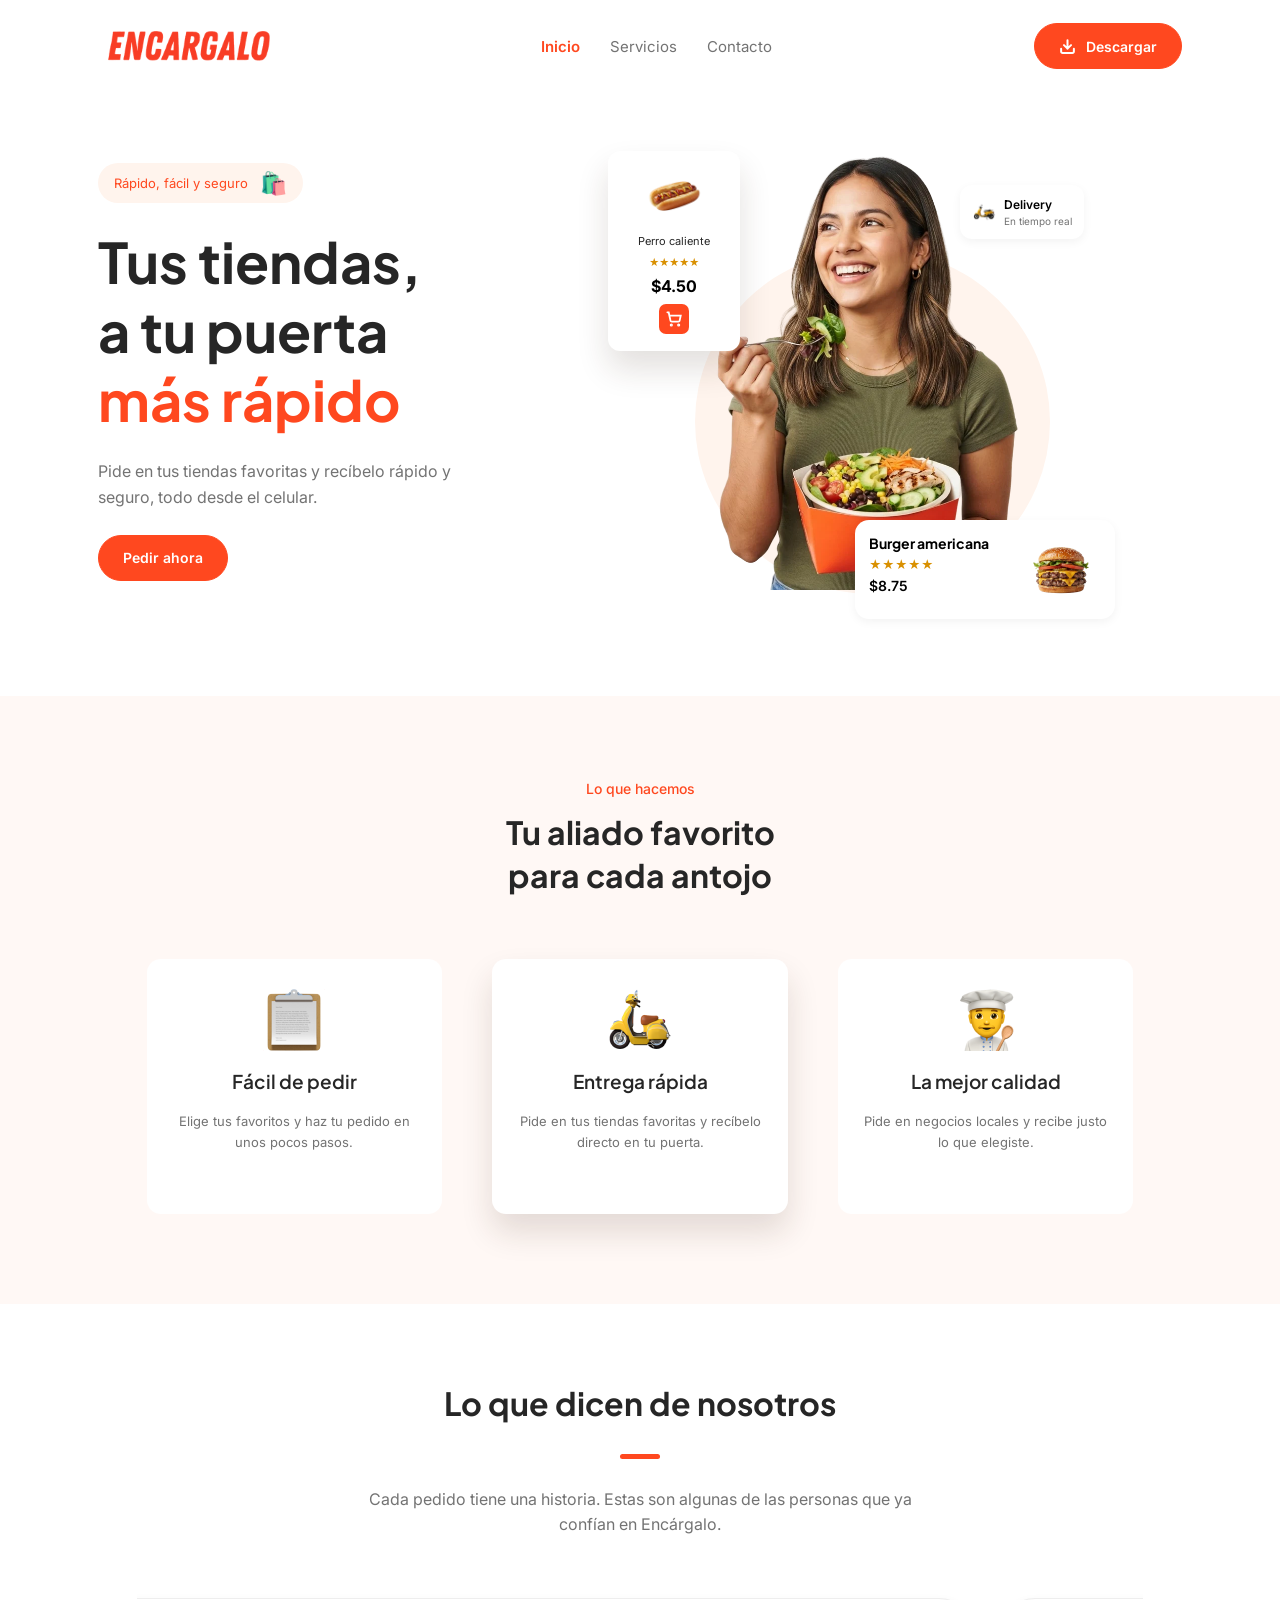
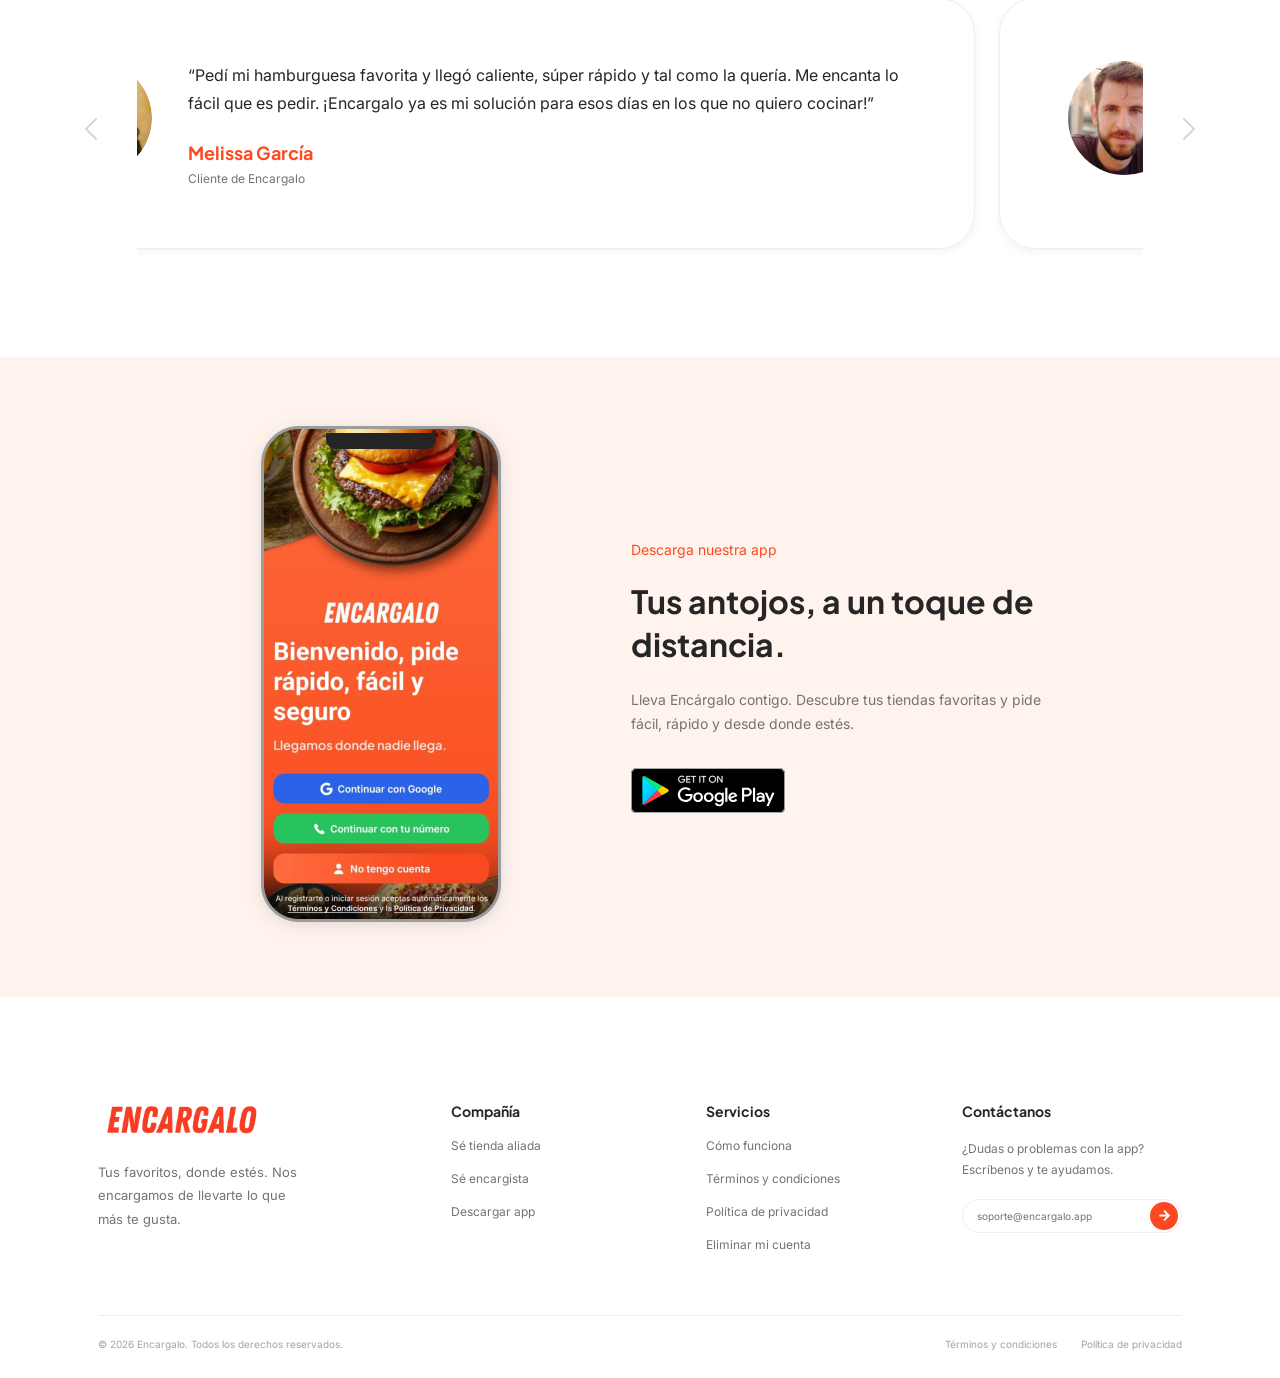
<file: index.html>
<!doctype html>
<html lang="es">
  <head>
    <meta charset="UTF-8" />
    <meta name="viewport" content="width=device-width, initial-scale=1.0" />
    <title>Encárgalo</title>
    <meta
      name="description"
      content="Pide en tus tiendas favoritas y recíbelo rápido y seguro, todo desde el celular. Descarga Encárgalo en Google Play."
    />
    <link rel="canonical" href="https://encargalo.app/" />
    <meta name="theme-color" content="#f83d25" />

    <!-- Vista previa al compartir el enlace (WhatsApp, Facebook, Telegram, etc.) -->
    <meta property="og:type" content="website" />
    <meta property="og:site_name" content="Encárgalo" />
    <meta property="og:locale" content="es_ES" />
    <meta property="og:url" content="https://encargalo.app/" />
    <meta property="og:title" content="Encárgalo" />
    <meta
      property="og:description"
      content="Pide en tus tiendas favoritas y recíbelo rápido y seguro, todo desde el celular. Descarga Encárgalo en Google Play."
    />
    <meta property="og:image" content="https://encargalo.app/assets/og-image.jpg" />
    <meta property="og:image:type" content="image/jpeg" />
    <meta property="og:image:width" content="1200" />
    <meta property="og:image:height" content="630" />
    <meta property="og:image:alt" content="Encárgalo: tus tiendas, a tu puerta más rápido" />
    <meta name="twitter:card" content="summary_large_image" />
    <meta name="twitter:title" content="Encárgalo" />
    <meta
      name="twitter:description"
      content="Pide en tus tiendas favoritas y recíbelo rápido y seguro, todo desde el celular. Descarga Encárgalo en Google Play."
    />
    <meta name="twitter:image" content="https://encargalo.app/assets/og-image.jpg" />

    <link rel="icon" type="image/svg+xml" href="assets/favicon.svg?v=2" />
    <link rel="preconnect" href="https://fonts.googleapis.com" />
    <link rel="preconnect" href="https://fonts.gstatic.com" crossorigin />
    <link
      href="https://fonts.googleapis.com/css2?family=Inter:wght@400;500;600;700&family=Plus+Jakarta+Sans:wght@600;700&display=swap"
      rel="stylesheet"
    />
    <link rel="stylesheet" href="style.css" />
  </head>
  <body class="landing">
    <!-- Cabecera fija -->
    <header class="topbar">
      <div class="topbar__inner">
        <div class="nav">
          <a href="#inicio" class="nav__logo" aria-label="Encárgalo">
            <img
              src="assets/logotipo.png"
              alt="Encárgalo"
              width="180"
              height="40"
            />
          </a>

          <nav class="nav__links" id="navLinks" aria-label="Principal">
            <a href="#inicio" class="is-active">Inicio</a>
            <a href="#servicios">Servicios</a>
            <a href="#contacto">Contacto</a>
            <a
              href="https://play.google.com/store/apps/details?id=com.encargalo.app"
              class="pill-btn nav__descarga"
              target="_blank"
              rel="noopener"
            >
              <img src="assets/icon-download.svg" alt="" width="15" height="15" />
              Descargar
            </a>
          </nav>

          <div class="nav__actions">
            <a
              href="https://play.google.com/store/apps/details?id=com.encargalo.app"
              class="pill-btn nav__actions-descarga"
              target="_blank"
              rel="noopener"
            >
              <img src="assets/icon-download.svg" alt="" width="17" height="17" />
              Descargar
            </a>
            <button
              class="nav__toggle"
              id="navToggle"
              aria-label="Abrir menú"
              aria-expanded="false"
              aria-controls="navLinks"
            >
              <span></span>
              <span></span>
              <span></span>
            </button>
          </div>
        </div>
      </div>
    </header>

    <!-- Inicio -->
    <section class="inicio" id="inicio">

      <div class="presentacion">
        <div class="mensaje">
          <p class="promesa">
            Rápido, fácil y seguro <span aria-hidden="true">🛍️</span>
          </p>
          <h1>
            <span>Tus tiendas,</span>
            <span>a tu puerta</span>
            <span class="accent">más rápido</span>
          </h1>
          <p class="mensaje__texto">
            Pide en tus tiendas favoritas y recíbelo rápido y seguro, todo desde
            el celular.
          </p>
          <div class="mensaje__acciones">
            <a
              href="https://play.google.com/store/apps/details?id=com.encargalo.app"
              class="pill-btn"
              target="_blank"
              rel="noopener"
              >Pedir ahora</a
            >
          </div>
        </div>

        <div class="visual">
          <div class="art">
            <img
              class="art__fondo"
              src="assets/fondo-ilustracion.svg"
              alt=""
              width="355"
              height="345"
            />
            <img
              class="art__cliente"
              src="assets/hero-cliente.webp"
              alt="Cliente disfrutando su pedido"
              width="445"
              height="455"
            />

            <div class="card card--producto">
              <img
                class="card__thumb"
                src="assets/perro-caliente.webp"
                alt=""
                width="65"
                height="61"
              />
              <p class="card__nombre">Perro caliente</p>
              <p class="card__stars" aria-hidden="true">★★★★★</p>
              <p class="card__precio">$4.50</p>
              <span class="card__add" aria-hidden="true">
                <img src="assets/icon-cart.svg" alt="" width="16" height="16" />
              </span>
            </div>

            <div class="card card--delivery">
              <img
                src="assets/moto-reparto.webp"
                alt=""
                width="24"
                height="24"
              />
              <div class="card__tiempo">
                <strong>Delivery</strong>
                <span>En tiempo real</span>
              </div>
            </div>

            <div class="card card--favorito">
              <div class="card__detalle">
                <strong>Burger americana</strong>
                <span class="card__stars card__stars--sm" aria-hidden="true"
                  >★★★★★</span
                >
                <span class="card__precio card__precio--sm">$8.75</span>
              </div>
              <img
                class="card__burger"
                src="assets/hamburguesa.webp"
                alt=""
                width="80"
                height="72"
              />
            </div>
          </div>
        </div>
      </div>
    </section>

    <!-- Nuestros servicios -->
    <section class="servicios" id="servicios">
      <div class="section-head">
        <p class="eyebrow">Lo que hacemos</p>
        <h2>Tu aliado favorito<br />para cada antojo</h2>
      </div>

      <div class="beneficios">
        <article class="beneficio">
          <img
            class="beneficio__ilus"
            src="assets/ilus-board.png"
            alt=""
            width="62"
            height="62"
          />
          <h3>Fácil de pedir</h3>
          <p>Elige tus favoritos y haz tu pedido en unos pocos pasos.</p>
        </article>
        <article class="beneficio beneficio--destacado">
          <img
            class="beneficio__ilus"
            src="assets/ilus-moto.png"
            alt=""
            width="62"
            height="62"
          />
          <h3>Entrega rápida</h3>
          <p>Pide en tus tiendas favoritas y recíbelo directo en tu puerta.</p>
        </article>
        <article class="beneficio">
          <img
            class="beneficio__ilus"
            src="assets/ilus-chef.png"
            alt=""
            width="62"
            height="62"
          />
          <h3>La mejor calidad</h3>
          <p>Pide en negocios locales y recibe justo lo que elegiste.</p>
        </article>
      </div>
    </section>

    <!-- Testimonios -->
    <section class="testimonios" id="testimonios">
      <h2>Lo que dicen de nosotros</h2>
      <span class="acento" aria-hidden="true"></span>
      <p class="testimonios__intro">
        Cada pedido tiene una historia. Estas son algunas de las personas que ya
        confían en Encárgalo.
      </p>

      <div class="carrusel">
        <button
          class="carrusel__flecha"
          id="opPrev"
          aria-label="Opinión anterior"
        >
          <img
            src="assets/icon-chevron-left.svg"
            alt=""
            width="40"
            height="40"
          />
        </button>

        <div
          class="carrusel__pista"
          id="opPista"
          tabindex="0"
          aria-label="Opiniones de clientes"
        >
          <figure class="opinion">
            <img
              class="opinion__foto"
              src="assets/foto-cliente.png"
              alt="Melissa García"
              width="114"
              height="114"
              loading="lazy"
            />
            <div class="opinion__contenido">
              <blockquote>
                “Pedí mi hamburguesa favorita y llegó caliente, súper rápido y
                tal como la quería. Me encanta lo fácil que es pedir. ¡Encargalo
                ya es mi solución para esos días en los que no quiero cocinar!”
              </blockquote>
              <figcaption>
                <strong>Melissa García</strong>
                <span>Cliente de Encargalo</span>
              </figcaption>
            </div>
          </figure>

          <figure class="opinion">
            <img
              class="opinion__foto"
              src="assets/cliente-1.jpg"
              alt="Carlos Rodríguez"
              width="114"
              height="114"
              loading="lazy"
            />
            <div class="opinion__contenido">
              <blockquote>
                “Uso Encárgalo cada semana para el mercado. Poder seguir mi
                pedido en tiempo real me da mucha tranquilidad, sé exactamente
                cuándo llega.”
              </blockquote>
              <figcaption>
                <strong>Carlos Rodríguez</strong>
                <span>Cliente de Encargalo</span>
              </figcaption>
            </div>
          </figure>

          <figure class="opinion">
            <img
              class="opinion__foto"
              src="assets/cliente-3.jpg"
              alt="Génesis Pérez"
              width="114"
              height="114"
              loading="lazy"
            />
            <div class="opinion__contenido">
              <blockquote>
                “Pagar con pago móvil y subir mi comprobante desde la app fue
                facilísimo. Ya no imagino pedir de otra forma.”
              </blockquote>
              <figcaption>
                <strong>Génesis Pérez</strong>
                <span>Cliente de Encargalo</span>
              </figcaption>
            </div>
          </figure>

          <figure class="opinion">
            <img
              class="opinion__foto"
              src="assets/cliente-2.jpg"
              alt="Luis Medina"
              width="114"
              height="114"
              loading="lazy"
            />
            <div class="opinion__contenido">
              <blockquote>
                “Encontré tiendas cerca de mi casa que ni sabía que existían.
                Pedí y en poco tiempo ya lo tenía en mi puerta. Súper práctico.”
              </blockquote>
              <figcaption>
                <strong>Luis Medina</strong>
                <span>Cliente de Encargalo</span>
              </figcaption>
            </div>
          </figure>

          <figure class="opinion">
            <img
              class="opinion__foto"
              src="assets/cliente-4.jpg"
              alt="Andreína Salazar"
              width="114"
              height="114"
              loading="lazy"
            />
            <div class="opinion__contenido">
              <blockquote>
                “Guardé mis direcciones y ahora pedir es cuestión de segundos.
                Es tan fácil de usar que hasta mi mamá ya pide por Encárgalo.”
              </blockquote>
              <figcaption>
                <strong>Andreína Salazar</strong>
                <span>Cliente de Encargalo</span>
              </figcaption>
            </div>
          </figure>

          <figure class="opinion">
            <img
              class="opinion__foto"
              src="assets/cliente-5.jpg"
              alt="José Ramos"
              width="114"
              height="114"
              loading="lazy"
            />
            <div class="opinion__contenido">
              <blockquote>
                “La comunicación sobre el estado del pedido es clara: siempre sé
                en qué paso va. Muy recomendado, de verdad.”
              </blockquote>
              <figcaption>
                <strong>José Ramos</strong>
                <span>Cliente de Encargalo</span>
              </figcaption>
            </div>
          </figure>
        </div>

        <button
          class="carrusel__flecha"
          id="opNext"
          aria-label="Opinión siguiente"
        >
          <img
            src="assets/icon-chevron-right.svg"
            alt=""
            width="40"
            height="40"
          />
        </button>
      </div>
    </section>

    <!-- Descarga la app -->
    <section class="descarga" id="descarga">
      <img
        class="telefono"
        src="assets/telefono.png"
        alt="Pantalla de bienvenida de la app Encárgalo"
        width="260"
        height="516"
      />

      <div class="invitacion">
        <p class="eyebrow eyebrow--light">Descarga nuestra app</p>
        <h2>Tus antojos, a un toque de distancia.</h2>
        <p class="invitacion__texto">
          Lleva Encárgalo contigo. Descubre tus tiendas favoritas y pide fácil,
          rápido y desde donde estés.
        </p>
        <div class="tiendas">
          <a
            href="https://play.google.com/store/apps/details?id=com.encargalo.app"
            class="tiendas__play"
            target="_blank"
            rel="noopener"
            aria-label="GET IT ON Google Play"
          >
            <img
              src="assets/google-play.svg"
              alt="GET IT ON Google Play"
              width="154"
              height="45"
            />
          </a>
        </div>
      </div>
    </section>

    <!-- Pie de página -->
    <footer class="pie" id="contacto">
      <div class="pie__info">
        <div class="pie__marca">
          <a href="#inicio" aria-label="Encárgalo">
            <img
              src="assets/logotipo.png"
              alt="Encárgalo"
              width="166"
              height="37"
            />
          </a>
          <p>
            Tus favoritos, donde estés. Nos encargamos de llevarte lo que más te
            gusta.
          </p>
        </div>

        <div class="pie__col">
          <h4>Compañía</h4>
          <a
            href="https://wa.me/584221750513?text=%C2%A1Hola!%20Me%20gustar%C3%ADa%20registrar%20mi%20negocio%20en%20Encargalo%20y%20conocer%20c%C3%B3mo%20ser%20aliado."
            target="_blank"
            rel="noopener"
            >Sé tienda aliada</a
          >
          <a
            href="https://wa.me/584221750513?text=%C2%A1Hola!%20Quiero%20ser%20un%20Encargista%20%F0%9F%9B%B5"
            target="_blank"
            rel="noopener"
            >Sé encargista</a
          >
          <a
            href="https://play.google.com/store/apps/details?id=com.encargalo.app"
            target="_blank"
            rel="noopener"
            >Descargar app</a
          >
        </div>

        <div class="pie__col">
          <h4>Servicios</h4>
          <a href="#servicios">Cómo funciona</a>
          <a href="terminos-y-condiciones.html">Términos y condiciones</a>
          <a href="politica-de-privacidad.html">Política de privacidad</a>
          <a href="eliminar-cuenta.html">Eliminar mi cuenta</a>
        </div>

        <div class="pie__col pie__col--contacto">
          <h4>Contáctanos</h4>
          <p>¿Dudas o problemas con la app? Escríbenos y te ayudamos.</p>
          <a
            class="suscripcion"
            href="mailto:soporte@encargalo.app"
            aria-label="Escribir a soporte@encargalo.app"
          >
            <span>soporte@encargalo.app</span>
            <span class="suscripcion__enviar">
              <img
                src="assets/icon-arrow-right.svg"
                alt=""
                width="15"
                height="15"
              />
            </span>
          </a>
        </div>
      </div>

      <div class="pie__legal">
        <hr />
        <div class="pie__legal-fila">
          <p>© 2026 Encargalo. Todos los derechos reservados.</p>
          <div class="pie__politicas">
            <a href="terminos-y-condiciones.html">Términos y condiciones</a>
            <a href="politica-de-privacidad.html">Política de privacidad</a>
          </div>
        </div>
      </div>
    </footer>

    <script src="script.js"></script>
  </body>
</html>
</file>
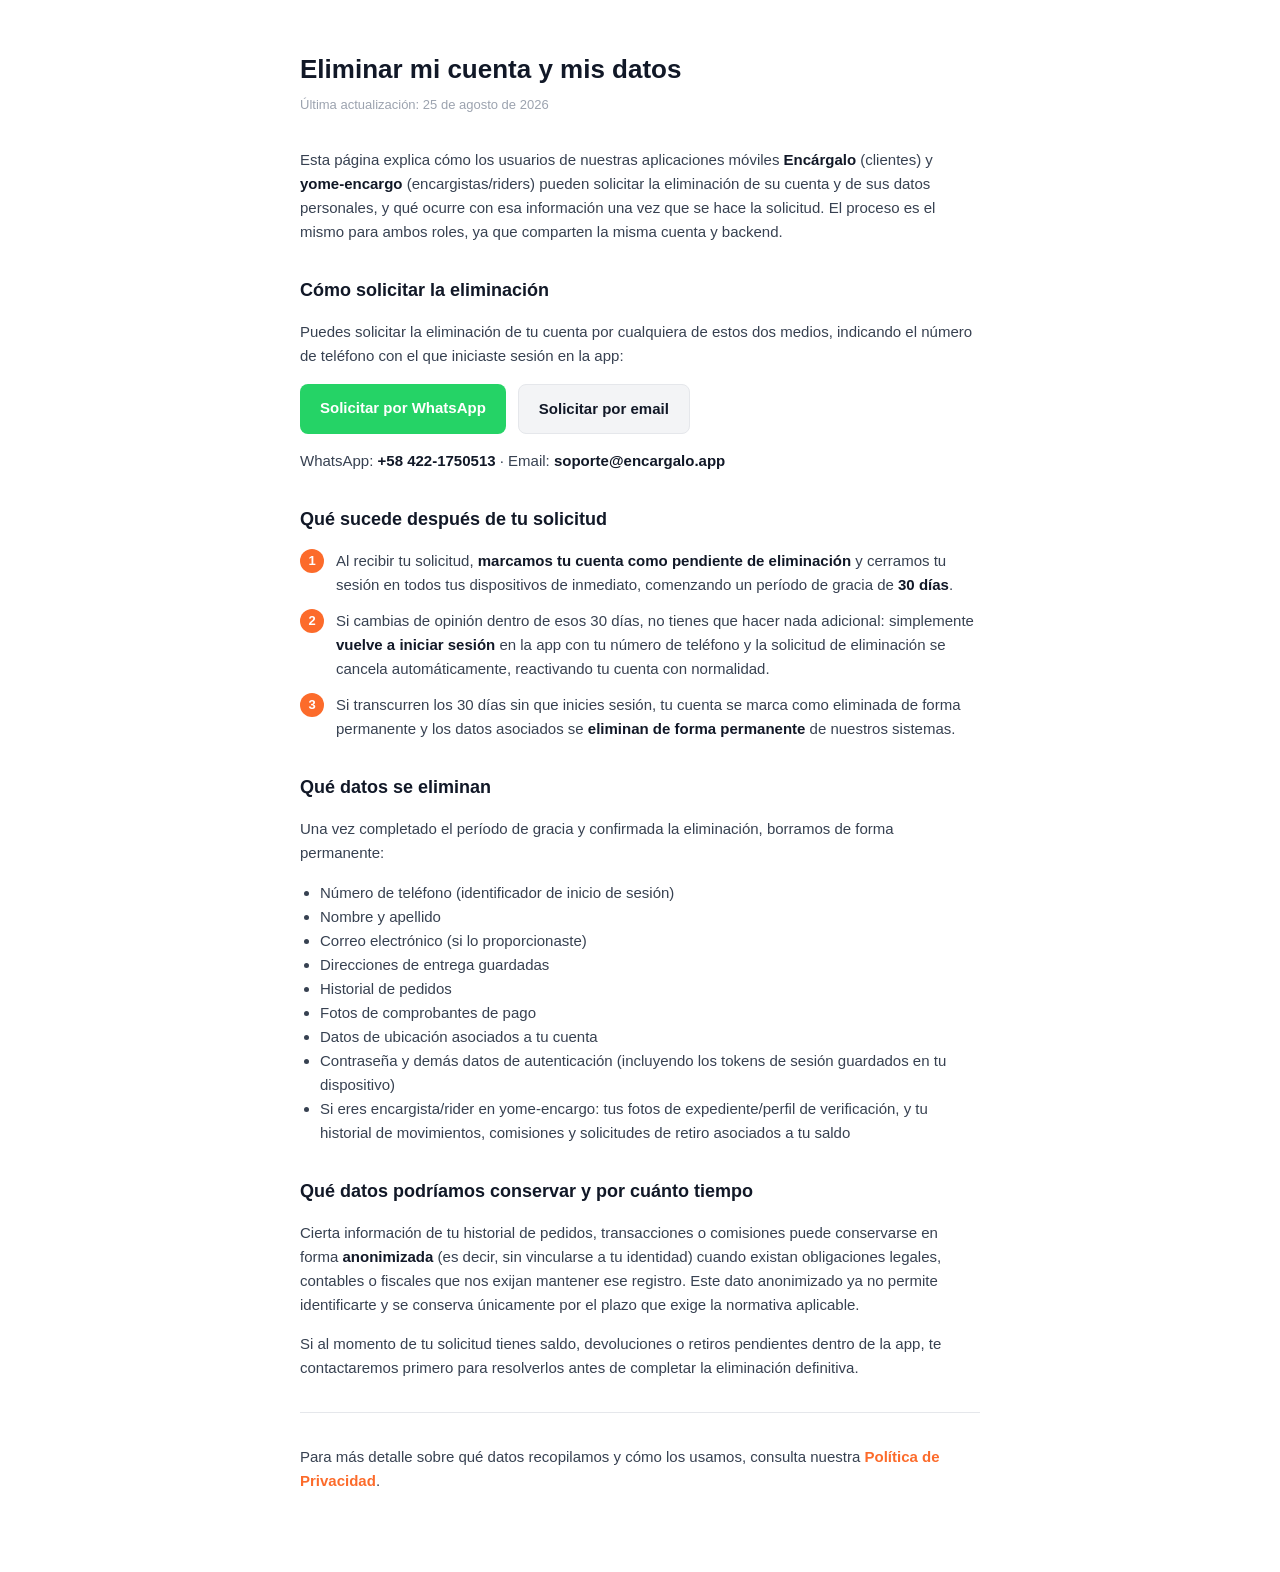
<file: eliminar-cuenta.html>
<!DOCTYPE html>
<html lang="es">
<head>
<meta charset="UTF-8">
<meta name="viewport" content="width=device-width, initial-scale=1.0">
<title>Eliminar mi cuenta — Encárgalo</title>
<style>
  * { box-sizing: border-box; }
  body {
    margin: 0;
    font-family: -apple-system, BlinkMacSystemFont, "Segoe UI", Roboto, Helvetica, Arial, sans-serif;
    color: #111827;
    line-height: 1.6;
    background: #ffffff;
  }
  .container {
    max-width: 720px;
    margin: 0 auto;
    padding: 32px 20px 64px;
  }
  h1 {
    font-size: 26px;
    font-weight: 800;
    color: #111827;
    margin-bottom: 4px;
  }
  .updated {
    font-size: 13px;
    color: #9CA3AF;
    margin-bottom: 32px;
  }
  h2 {
    font-size: 18px;
    font-weight: 700;
    color: #111827;
    margin-top: 32px;
    margin-bottom: 8px;
  }
  p, li {
    font-size: 15px;
    color: #374151;
  }
  ul, ol {
    padding-left: 20px;
  }
  strong {
    color: #111827;
  }
  a {
    color: #fc6b2b;
    text-decoration: none;
    font-weight: 600;
  }
  hr {
    border: none;
    border-top: 1px solid #E5E7EB;
    margin: 32px 0;
  }
  .contact-buttons {
    display: flex;
    flex-wrap: wrap;
    gap: 12px;
    margin: 16px 0 8px;
  }
  .btn {
    display: inline-block;
    padding: 12px 20px;
    border-radius: 8px;
    font-weight: 700;
    font-size: 15px;
  }
  .btn--whatsapp {
    background: #25D366;
    color: #ffffff;
  }
  .btn--email {
    background: #F3F4F6;
    color: #111827;
    border: 1px solid #E5E7EB;
  }
  .steps {
    counter-reset: step;
    list-style: none;
    padding-left: 0;
  }
  .steps li {
    counter-increment: step;
    position: relative;
    padding-left: 36px;
    margin-bottom: 12px;
  }
  .steps li::before {
    content: counter(step);
    position: absolute;
    left: 0;
    top: 0;
    width: 24px;
    height: 24px;
    border-radius: 50%;
    background: #fc6b2b;
    color: #fff;
    font-size: 13px;
    font-weight: 700;
    display: flex;
    align-items: center;
    justify-content: center;
  }
</style>
</head>
<body>
<div class="container">
  <h1>Eliminar mi cuenta y mis datos</h1>
  <div class="updated">Última actualización: 25 de agosto de 2026</div>

  <p>Esta página explica cómo los usuarios de nuestras aplicaciones móviles <strong>Encárgalo</strong> (clientes) y <strong>yome-encargo</strong> (encargistas/riders) pueden solicitar la eliminación de su cuenta y de sus datos personales, y qué ocurre con esa información una vez que se hace la solicitud. El proceso es el mismo para ambos roles, ya que comparten la misma cuenta y backend.</p>

  <h2>Cómo solicitar la eliminación</h2>
  <p>Puedes solicitar la eliminación de tu cuenta por cualquiera de estos dos medios, indicando el número de teléfono con el que iniciaste sesión en la app:</p>
  <div class="contact-buttons">
    <a class="btn btn--whatsapp" href="https://wa.me/584221750513?text=Hola,%20quiero%20solicitar%20la%20eliminaci%C3%B3n%20de%20mi%20cuenta%20de%20Enc%C3%A1rgalo" target="_blank" rel="noopener">Solicitar por WhatsApp</a>
    <a class="btn btn--email" href="mailto:soporte@encargalo.app?subject=Solicitud%20de%20eliminaci%C3%B3n%20de%20cuenta">Solicitar por email</a>
  </div>
  <p>WhatsApp: <strong>+58 422-1750513</strong> · Email: <strong>soporte@encargalo.app</strong></p>

  <h2>Qué sucede después de tu solicitud</h2>
  <ol class="steps">
    <li>Al recibir tu solicitud, <strong>marcamos tu cuenta como pendiente de eliminación</strong> y cerramos tu sesión en todos tus dispositivos de inmediato, comenzando un período de gracia de <strong>30 días</strong>.</li>
    <li>Si cambias de opinión dentro de esos 30 días, no tienes que hacer nada adicional: simplemente <strong>vuelve a iniciar sesión</strong> en la app con tu número de teléfono y la solicitud de eliminación se cancela automáticamente, reactivando tu cuenta con normalidad.</li>
    <li>Si transcurren los 30 días sin que inicies sesión, tu cuenta se marca como eliminada de forma permanente y los datos asociados se <strong>eliminan de forma permanente</strong> de nuestros sistemas.</li>
  </ol>

  <h2>Qué datos se eliminan</h2>
  <p>Una vez completado el período de gracia y confirmada la eliminación, borramos de forma permanente:</p>
  <ul>
    <li>Número de teléfono (identificador de inicio de sesión)</li>
    <li>Nombre y apellido</li>
    <li>Correo electrónico (si lo proporcionaste)</li>
    <li>Direcciones de entrega guardadas</li>
    <li>Historial de pedidos</li>
    <li>Fotos de comprobantes de pago</li>
    <li>Datos de ubicación asociados a tu cuenta</li>
    <li>Contraseña y demás datos de autenticación (incluyendo los tokens de sesión guardados en tu dispositivo)</li>
    <li>Si eres encargista/rider en yome-encargo: tus fotos de expediente/perfil de verificación, y tu historial de movimientos, comisiones y solicitudes de retiro asociados a tu saldo</li>
  </ul>

  <h2>Qué datos podríamos conservar y por cuánto tiempo</h2>
  <p>Cierta información de tu historial de pedidos, transacciones o comisiones puede conservarse en forma <strong>anonimizada</strong> (es decir, sin vincularse a tu identidad) cuando existan obligaciones legales, contables o fiscales que nos exijan mantener ese registro. Este dato anonimizado ya no permite identificarte y se conserva únicamente por el plazo que exige la normativa aplicable.</p>
  <p>Si al momento de tu solicitud tienes saldo, devoluciones o retiros pendientes dentro de la app, te contactaremos primero para resolverlos antes de completar la eliminación definitiva.</p>

  <hr>
  <p>Para más detalle sobre qué datos recopilamos y cómo los usamos, consulta nuestra <a href="politica-de-privacidad.html">Política de Privacidad</a>.</p>
</div>
</body>
</html>
</file>
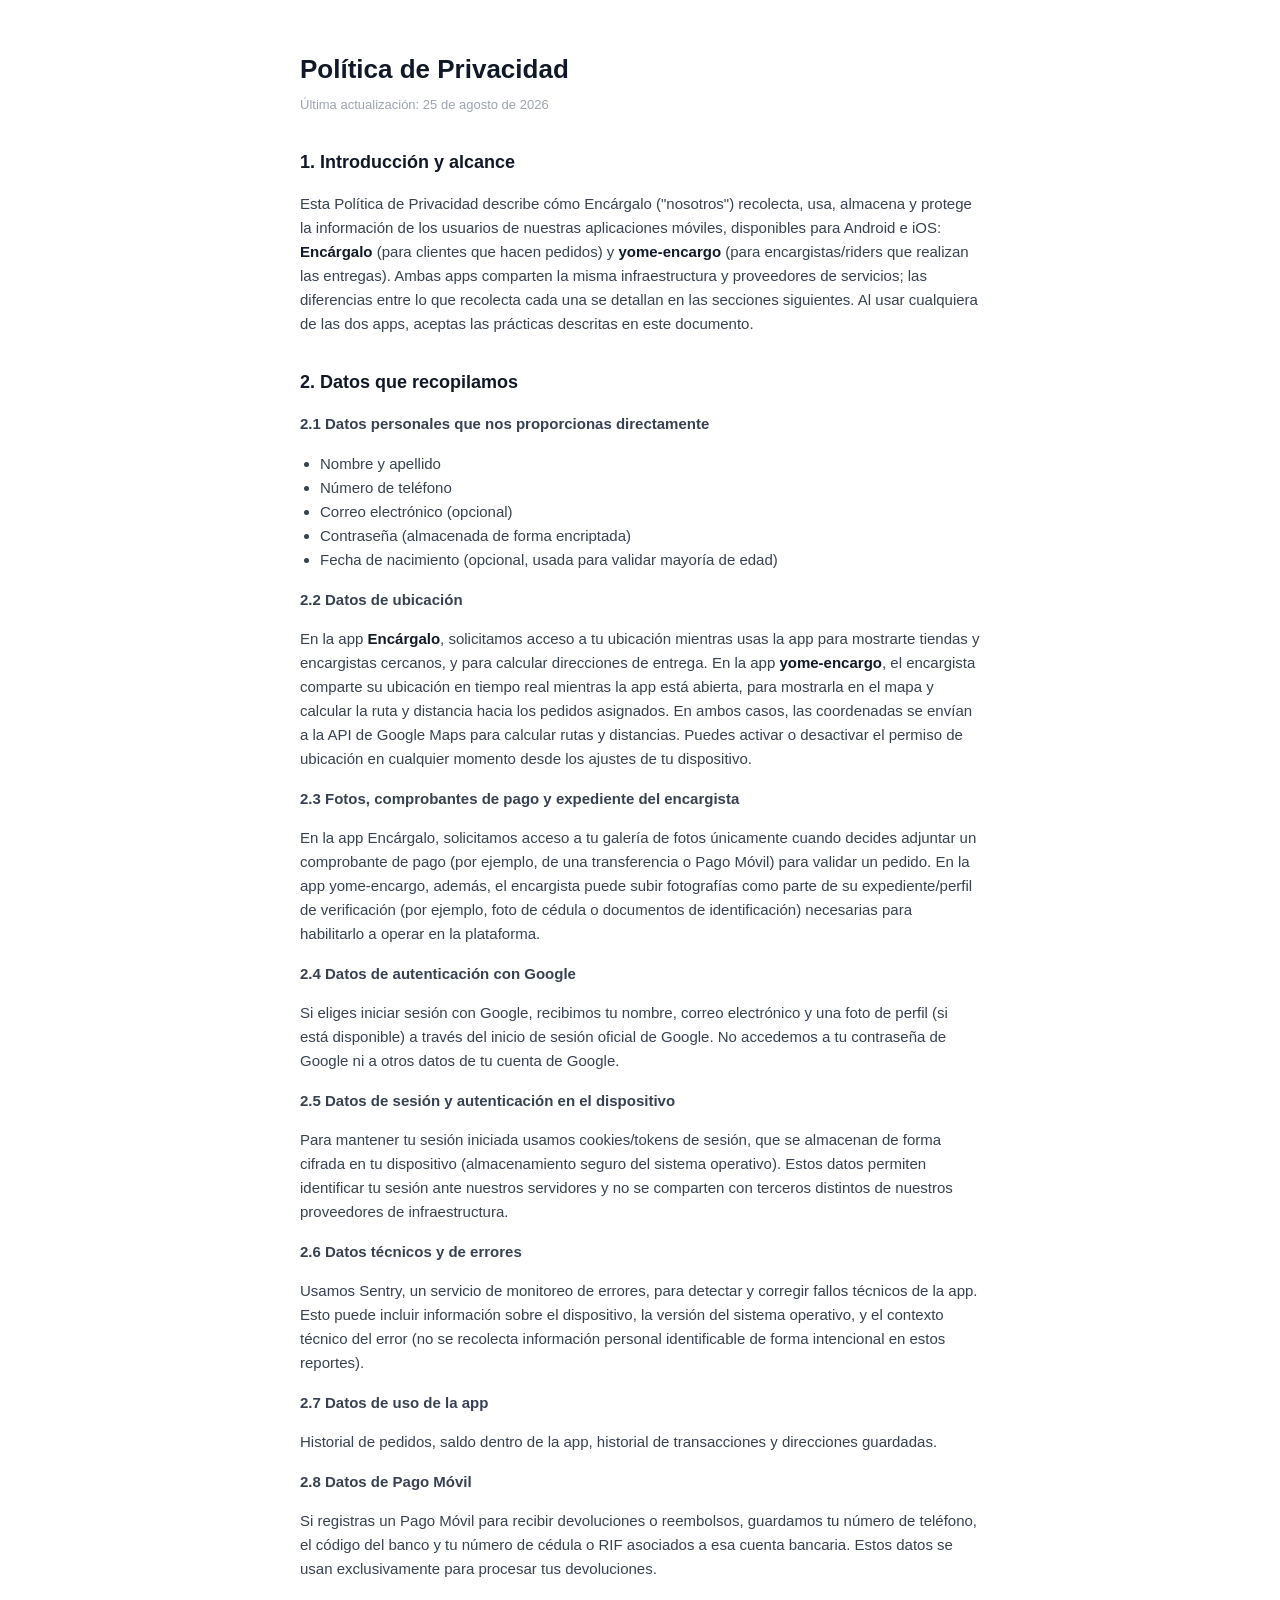
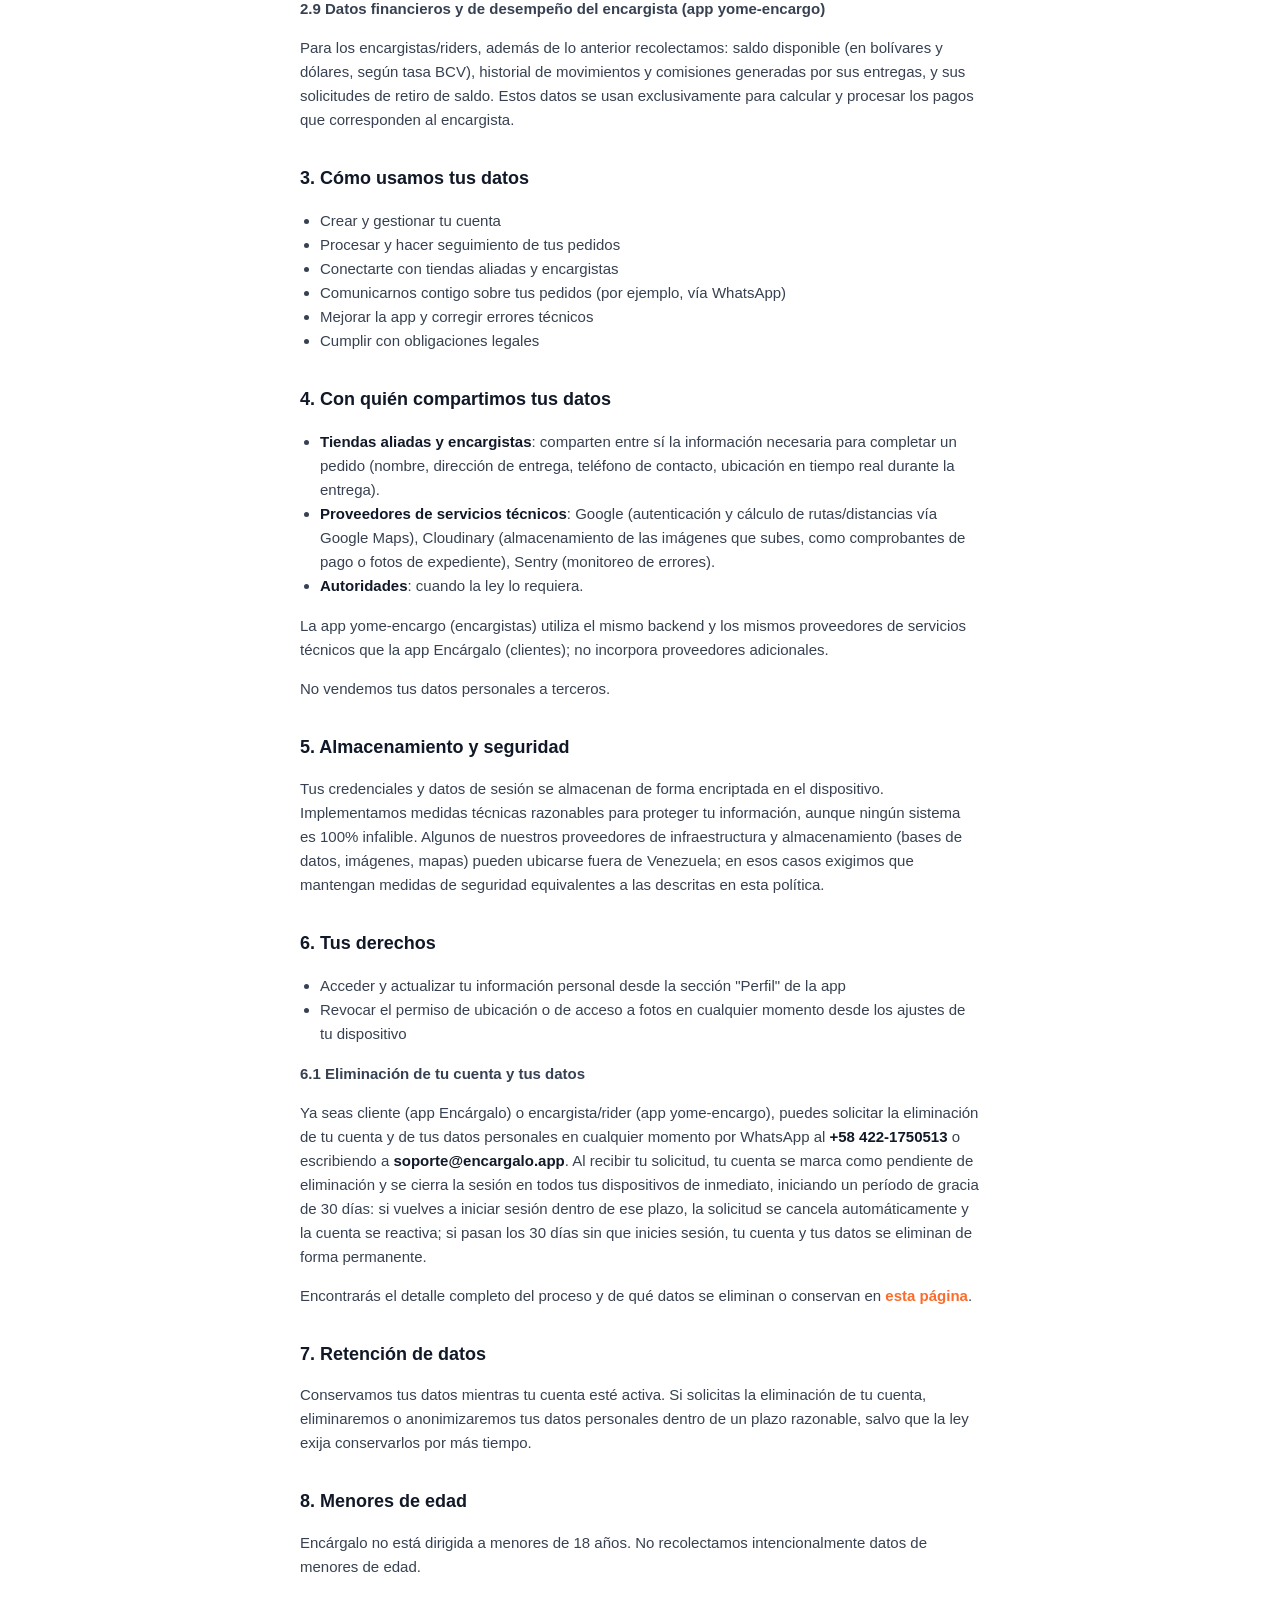
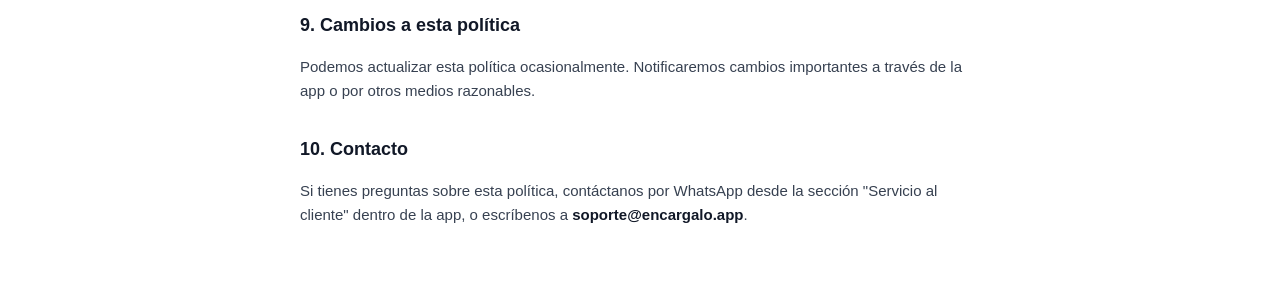
<file: politica-de-privacidad.html>
<!DOCTYPE html>
<html lang="es">
<head>
<meta charset="UTF-8">
<meta name="viewport" content="width=device-width, initial-scale=1.0">
<title>Política de Privacidad — Encárgalo</title>
<style>
  * { box-sizing: border-box; }
  body {
    margin: 0;
    font-family: -apple-system, BlinkMacSystemFont, "Segoe UI", Roboto, Helvetica, Arial, sans-serif;
    color: #111827;
    line-height: 1.6;
    background: #ffffff;
  }
  .container {
    max-width: 720px;
    margin: 0 auto;
    padding: 32px 20px 64px;
  }
  h1 {
    font-size: 26px;
    font-weight: 800;
    color: #111827;
    margin-bottom: 4px;
  }
  .updated {
    font-size: 13px;
    color: #9CA3AF;
    margin-bottom: 32px;
  }
  h2 {
    font-size: 18px;
    font-weight: 700;
    color: #111827;
    margin-top: 32px;
    margin-bottom: 8px;
  }
  h3 {
    font-size: 15px;
    font-weight: 700;
    color: #374151;
    margin-top: 16px;
    margin-bottom: 4px;
  }
  p, li {
    font-size: 15px;
    color: #374151;
  }
  ul {
    padding-left: 20px;
  }
  strong {
    color: #111827;
  }
  a {
    color: #fc6b2b;
    text-decoration: none;
    font-weight: 600;
  }
  hr {
    border: none;
    border-top: 1px solid #E5E7EB;
    margin: 32px 0;
  }
</style>
</head>
<body>
<div class="container">
  <h1>Política de Privacidad</h1>
  <div class="updated">Última actualización: 25 de agosto de 2026</div>

  <h2>1. Introducción y alcance</h2>
  <p>Esta Política de Privacidad describe cómo Encárgalo ("nosotros") recolecta, usa, almacena y protege la información de los usuarios de nuestras aplicaciones móviles, disponibles para Android e iOS: <strong>Encárgalo</strong> (para clientes que hacen pedidos) y <strong>yome-encargo</strong> (para encargistas/riders que realizan las entregas). Ambas apps comparten la misma infraestructura y proveedores de servicios; las diferencias entre lo que recolecta cada una se detallan en las secciones siguientes. Al usar cualquiera de las dos apps, aceptas las prácticas descritas en este documento.</p>

  <h2>2. Datos que recopilamos</h2>

  <h3>2.1 Datos personales que nos proporcionas directamente</h3>
  <ul>
    <li>Nombre y apellido</li>
    <li>Número de teléfono</li>
    <li>Correo electrónico (opcional)</li>
    <li>Contraseña (almacenada de forma encriptada)</li>
    <li>Fecha de nacimiento (opcional, usada para validar mayoría de edad)</li>
  </ul>

  <h3>2.2 Datos de ubicación</h3>
  <p>En la app <strong>Encárgalo</strong>, solicitamos acceso a tu ubicación mientras usas la app para mostrarte tiendas y encargistas cercanos, y para calcular direcciones de entrega. En la app <strong>yome-encargo</strong>, el encargista comparte su ubicación en tiempo real mientras la app está abierta, para mostrarla en el mapa y calcular la ruta y distancia hacia los pedidos asignados. En ambos casos, las coordenadas se envían a la API de Google Maps para calcular rutas y distancias. Puedes activar o desactivar el permiso de ubicación en cualquier momento desde los ajustes de tu dispositivo.</p>

  <h3>2.3 Fotos, comprobantes de pago y expediente del encargista</h3>
  <p>En la app Encárgalo, solicitamos acceso a tu galería de fotos únicamente cuando decides adjuntar un comprobante de pago (por ejemplo, de una transferencia o Pago Móvil) para validar un pedido. En la app yome-encargo, además, el encargista puede subir fotografías como parte de su expediente/perfil de verificación (por ejemplo, foto de cédula o documentos de identificación) necesarias para habilitarlo a operar en la plataforma.</p>

  <h3>2.4 Datos de autenticación con Google</h3>
  <p>Si eliges iniciar sesión con Google, recibimos tu nombre, correo electrónico y una foto de perfil (si está disponible) a través del inicio de sesión oficial de Google. No accedemos a tu contraseña de Google ni a otros datos de tu cuenta de Google.</p>

  <h3>2.5 Datos de sesión y autenticación en el dispositivo</h3>
  <p>Para mantener tu sesión iniciada usamos cookies/tokens de sesión, que se almacenan de forma cifrada en tu dispositivo (almacenamiento seguro del sistema operativo). Estos datos permiten identificar tu sesión ante nuestros servidores y no se comparten con terceros distintos de nuestros proveedores de infraestructura.</p>

  <h3>2.6 Datos técnicos y de errores</h3>
  <p>Usamos Sentry, un servicio de monitoreo de errores, para detectar y corregir fallos técnicos de la app. Esto puede incluir información sobre el dispositivo, la versión del sistema operativo, y el contexto técnico del error (no se recolecta información personal identificable de forma intencional en estos reportes).</p>

  <h3>2.7 Datos de uso de la app</h3>
  <p>Historial de pedidos, saldo dentro de la app, historial de transacciones y direcciones guardadas.</p>

  <h3>2.8 Datos de Pago Móvil</h3>
  <p>Si registras un Pago Móvil para recibir devoluciones o reembolsos, guardamos tu número de teléfono, el código del banco y tu número de cédula o RIF asociados a esa cuenta bancaria. Estos datos se usan exclusivamente para procesar tus devoluciones.</p>

  <h3>2.9 Datos financieros y de desempeño del encargista (app yome-encargo)</h3>
  <p>Para los encargistas/riders, además de lo anterior recolectamos: saldo disponible (en bolívares y dólares, según tasa BCV), historial de movimientos y comisiones generadas por sus entregas, y sus solicitudes de retiro de saldo. Estos datos se usan exclusivamente para calcular y procesar los pagos que corresponden al encargista.</p>

  <h2>3. Cómo usamos tus datos</h2>
  <ul>
    <li>Crear y gestionar tu cuenta</li>
    <li>Procesar y hacer seguimiento de tus pedidos</li>
    <li>Conectarte con tiendas aliadas y encargistas</li>
    <li>Comunicarnos contigo sobre tus pedidos (por ejemplo, vía WhatsApp)</li>
    <li>Mejorar la app y corregir errores técnicos</li>
    <li>Cumplir con obligaciones legales</li>
  </ul>

  <h2>4. Con quién compartimos tus datos</h2>
  <ul>
    <li><strong>Tiendas aliadas y encargistas</strong>: comparten entre sí la información necesaria para completar un pedido (nombre, dirección de entrega, teléfono de contacto, ubicación en tiempo real durante la entrega).</li>
    <li><strong>Proveedores de servicios técnicos</strong>: Google (autenticación y cálculo de rutas/distancias vía Google Maps), Cloudinary (almacenamiento de las imágenes que subes, como comprobantes de pago o fotos de expediente), Sentry (monitoreo de errores).</li>
    <li><strong>Autoridades</strong>: cuando la ley lo requiera.</li>
  </ul>
  <p>La app yome-encargo (encargistas) utiliza el mismo backend y los mismos proveedores de servicios técnicos que la app Encárgalo (clientes); no incorpora proveedores adicionales.</p>
  <p>No vendemos tus datos personales a terceros.</p>

  <h2>5. Almacenamiento y seguridad</h2>
  <p>Tus credenciales y datos de sesión se almacenan de forma encriptada en el dispositivo. Implementamos medidas técnicas razonables para proteger tu información, aunque ningún sistema es 100% infalible. Algunos de nuestros proveedores de infraestructura y almacenamiento (bases de datos, imágenes, mapas) pueden ubicarse fuera de Venezuela; en esos casos exigimos que mantengan medidas de seguridad equivalentes a las descritas en esta política.</p>

  <h2>6. Tus derechos</h2>
  <ul>
    <li>Acceder y actualizar tu información personal desde la sección "Perfil" de la app</li>
    <li>Revocar el permiso de ubicación o de acceso a fotos en cualquier momento desde los ajustes de tu dispositivo</li>
  </ul>

  <h3>6.1 Eliminación de tu cuenta y tus datos</h3>
  <p>Ya seas cliente (app Encárgalo) o encargista/rider (app yome-encargo), puedes solicitar la eliminación de tu cuenta y de tus datos personales en cualquier momento por WhatsApp al <strong>+58 422-1750513</strong> o escribiendo a <strong>soporte@encargalo.app</strong>. Al recibir tu solicitud, tu cuenta se marca como pendiente de eliminación y se cierra la sesión en todos tus dispositivos de inmediato, iniciando un período de gracia de 30 días: si vuelves a iniciar sesión dentro de ese plazo, la solicitud se cancela automáticamente y la cuenta se reactiva; si pasan los 30 días sin que inicies sesión, tu cuenta y tus datos se eliminan de forma permanente.</p>
  <p>Encontrarás el detalle completo del proceso y de qué datos se eliminan o conservan en <a href="eliminar-cuenta.html">esta página</a>.</p>

  <h2>7. Retención de datos</h2>
  <p>Conservamos tus datos mientras tu cuenta esté activa. Si solicitas la eliminación de tu cuenta, eliminaremos o anonimizaremos tus datos personales dentro de un plazo razonable, salvo que la ley exija conservarlos por más tiempo.</p>

  <h2>8. Menores de edad</h2>
  <p>Encárgalo no está dirigida a menores de 18 años. No recolectamos intencionalmente datos de menores de edad.</p>

  <h2>9. Cambios a esta política</h2>
  <p>Podemos actualizar esta política ocasionalmente. Notificaremos cambios importantes a través de la app o por otros medios razonables.</p>

  <h2>10. Contacto</h2>
  <p>Si tienes preguntas sobre esta política, contáctanos por WhatsApp desde la sección "Servicio al cliente" dentro de la app, o escríbenos a <strong>soporte@encargalo.app</strong>.</p>
</div>
</body>
</html>
</file>
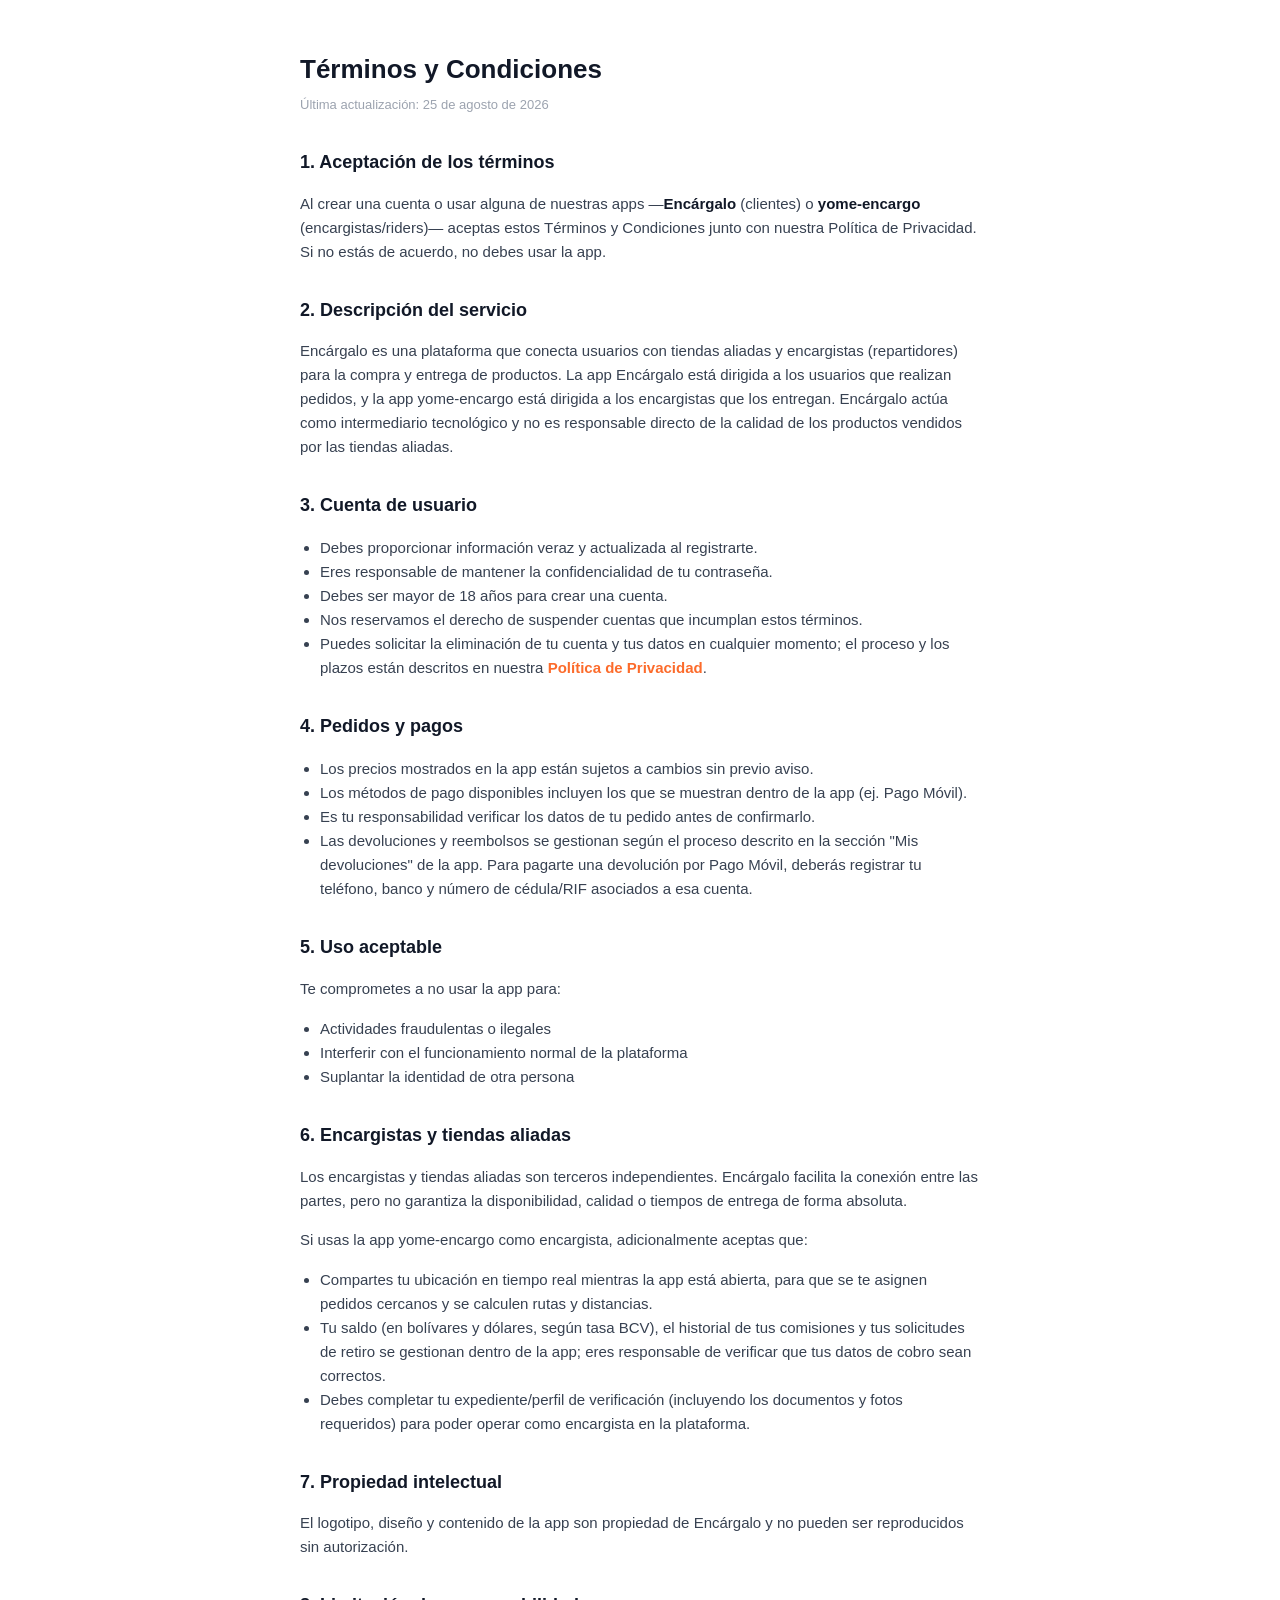
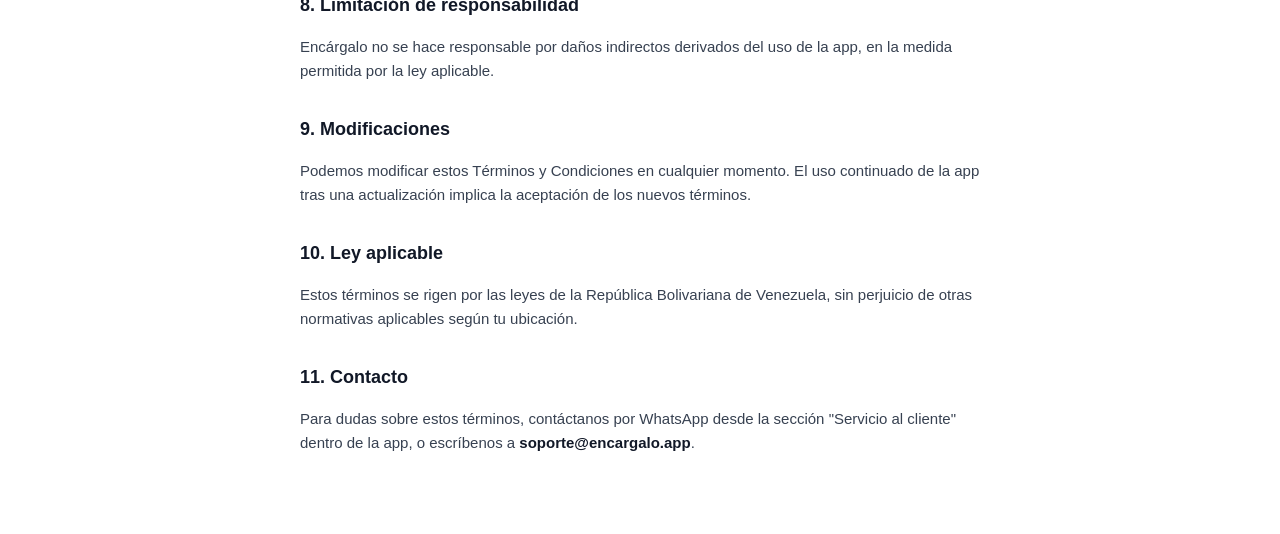
<file: terminos-y-condiciones.html>
<!DOCTYPE html>
<html lang="es">
<head>
<meta charset="UTF-8">
<meta name="viewport" content="width=device-width, initial-scale=1.0">
<title>Términos y Condiciones — Encárgalo</title>
<style>
  * { box-sizing: border-box; }
  body {
    margin: 0;
    font-family: -apple-system, BlinkMacSystemFont, "Segoe UI", Roboto, Helvetica, Arial, sans-serif;
    color: #111827;
    line-height: 1.6;
    background: #ffffff;
  }
  .container {
    max-width: 720px;
    margin: 0 auto;
    padding: 32px 20px 64px;
  }
  h1 {
    font-size: 26px;
    font-weight: 800;
    color: #111827;
    margin-bottom: 4px;
  }
  .updated {
    font-size: 13px;
    color: #9CA3AF;
    margin-bottom: 32px;
  }
  h2 {
    font-size: 18px;
    font-weight: 700;
    color: #111827;
    margin-top: 32px;
    margin-bottom: 8px;
  }
  p, li {
    font-size: 15px;
    color: #374151;
  }
  ul {
    padding-left: 20px;
  }
  strong {
    color: #111827;
  }
  a {
    color: #fc6b2b;
    text-decoration: none;
    font-weight: 600;
  }
</style>
</head>
<body>
<div class="container">
  <h1>Términos y Condiciones</h1>
  <div class="updated">Última actualización: 25 de agosto de 2026</div>

  <h2>1. Aceptación de los términos</h2>
  <p>Al crear una cuenta o usar alguna de nuestras apps —<strong>Encárgalo</strong> (clientes) o <strong>yome-encargo</strong> (encargistas/riders)— aceptas estos Términos y Condiciones junto con nuestra Política de Privacidad. Si no estás de acuerdo, no debes usar la app.</p>

  <h2>2. Descripción del servicio</h2>
  <p>Encárgalo es una plataforma que conecta usuarios con tiendas aliadas y encargistas (repartidores) para la compra y entrega de productos. La app Encárgalo está dirigida a los usuarios que realizan pedidos, y la app yome-encargo está dirigida a los encargistas que los entregan. Encárgalo actúa como intermediario tecnológico y no es responsable directo de la calidad de los productos vendidos por las tiendas aliadas.</p>

  <h2>3. Cuenta de usuario</h2>
  <ul>
    <li>Debes proporcionar información veraz y actualizada al registrarte.</li>
    <li>Eres responsable de mantener la confidencialidad de tu contraseña.</li>
    <li>Debes ser mayor de 18 años para crear una cuenta.</li>
    <li>Nos reservamos el derecho de suspender cuentas que incumplan estos términos.</li>
    <li>Puedes solicitar la eliminación de tu cuenta y tus datos en cualquier momento; el proceso y los plazos están descritos en nuestra <a href="politica-de-privacidad.html">Política de Privacidad</a>.</li>
  </ul>

  <h2>4. Pedidos y pagos</h2>
  <ul>
    <li>Los precios mostrados en la app están sujetos a cambios sin previo aviso.</li>
    <li>Los métodos de pago disponibles incluyen los que se muestran dentro de la app (ej. Pago Móvil).</li>
    <li>Es tu responsabilidad verificar los datos de tu pedido antes de confirmarlo.</li>
    <li>Las devoluciones y reembolsos se gestionan según el proceso descrito en la sección "Mis devoluciones" de la app. Para pagarte una devolución por Pago Móvil, deberás registrar tu teléfono, banco y número de cédula/RIF asociados a esa cuenta.</li>
  </ul>

  <h2>5. Uso aceptable</h2>
  <p>Te comprometes a no usar la app para:</p>
  <ul>
    <li>Actividades fraudulentas o ilegales</li>
    <li>Interferir con el funcionamiento normal de la plataforma</li>
    <li>Suplantar la identidad de otra persona</li>
  </ul>

  <h2>6. Encargistas y tiendas aliadas</h2>
  <p>Los encargistas y tiendas aliadas son terceros independientes. Encárgalo facilita la conexión entre las partes, pero no garantiza la disponibilidad, calidad o tiempos de entrega de forma absoluta.</p>
  <p>Si usas la app yome-encargo como encargista, adicionalmente aceptas que:</p>
  <ul>
    <li>Compartes tu ubicación en tiempo real mientras la app está abierta, para que se te asignen pedidos cercanos y se calculen rutas y distancias.</li>
    <li>Tu saldo (en bolívares y dólares, según tasa BCV), el historial de tus comisiones y tus solicitudes de retiro se gestionan dentro de la app; eres responsable de verificar que tus datos de cobro sean correctos.</li>
    <li>Debes completar tu expediente/perfil de verificación (incluyendo los documentos y fotos requeridos) para poder operar como encargista en la plataforma.</li>
  </ul>

  <h2>7. Propiedad intelectual</h2>
  <p>El logotipo, diseño y contenido de la app son propiedad de Encárgalo y no pueden ser reproducidos sin autorización.</p>

  <h2>8. Limitación de responsabilidad</h2>
  <p>Encárgalo no se hace responsable por daños indirectos derivados del uso de la app, en la medida permitida por la ley aplicable.</p>

  <h2>9. Modificaciones</h2>
  <p>Podemos modificar estos Términos y Condiciones en cualquier momento. El uso continuado de la app tras una actualización implica la aceptación de los nuevos términos.</p>

  <h2>10. Ley aplicable</h2>
  <p>Estos términos se rigen por las leyes de la República Bolivariana de Venezuela, sin perjuicio de otras normativas aplicables según tu ubicación.</p>

  <h2>11. Contacto</h2>
  <p>Para dudas sobre estos términos, contáctanos por WhatsApp desde la sección "Servicio al cliente" dentro de la app, o escríbenos a <strong>soporte@encargalo.app</strong>.</p>
</div>
</body>
</html>
</file>
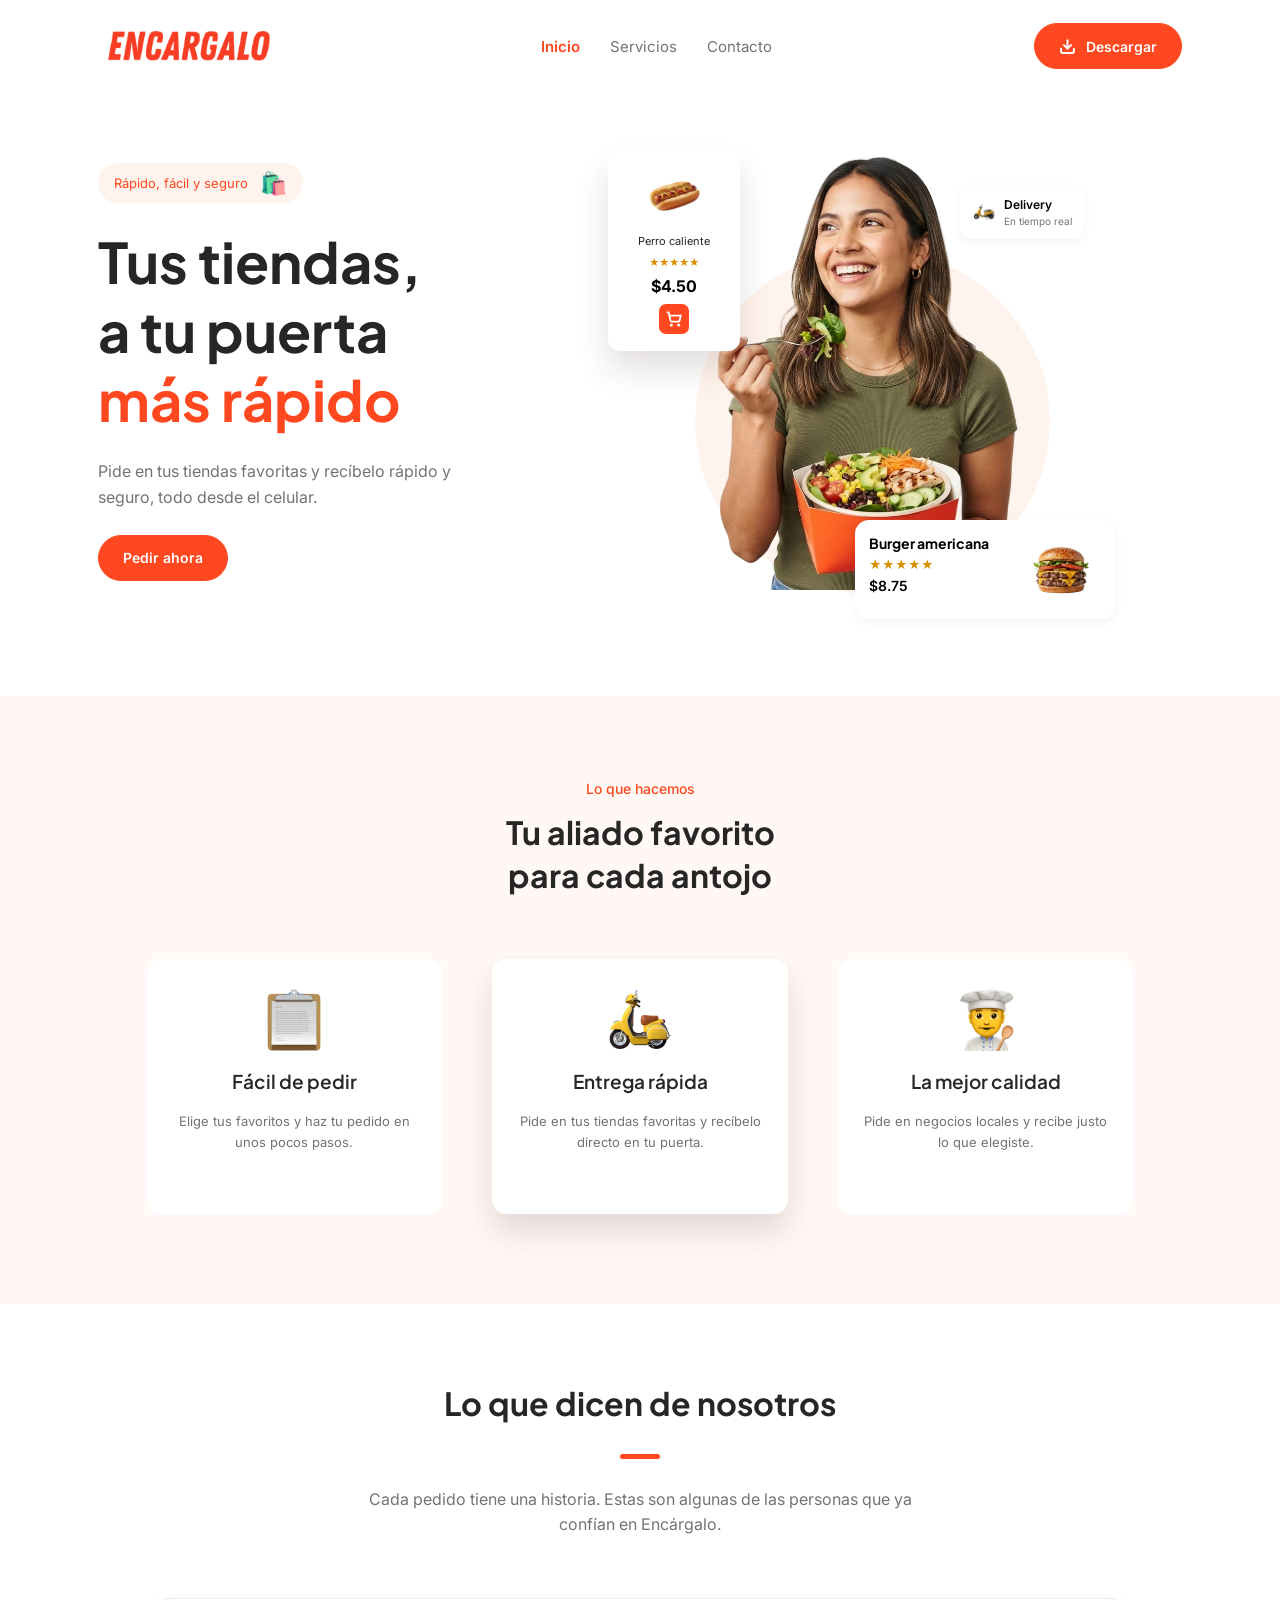
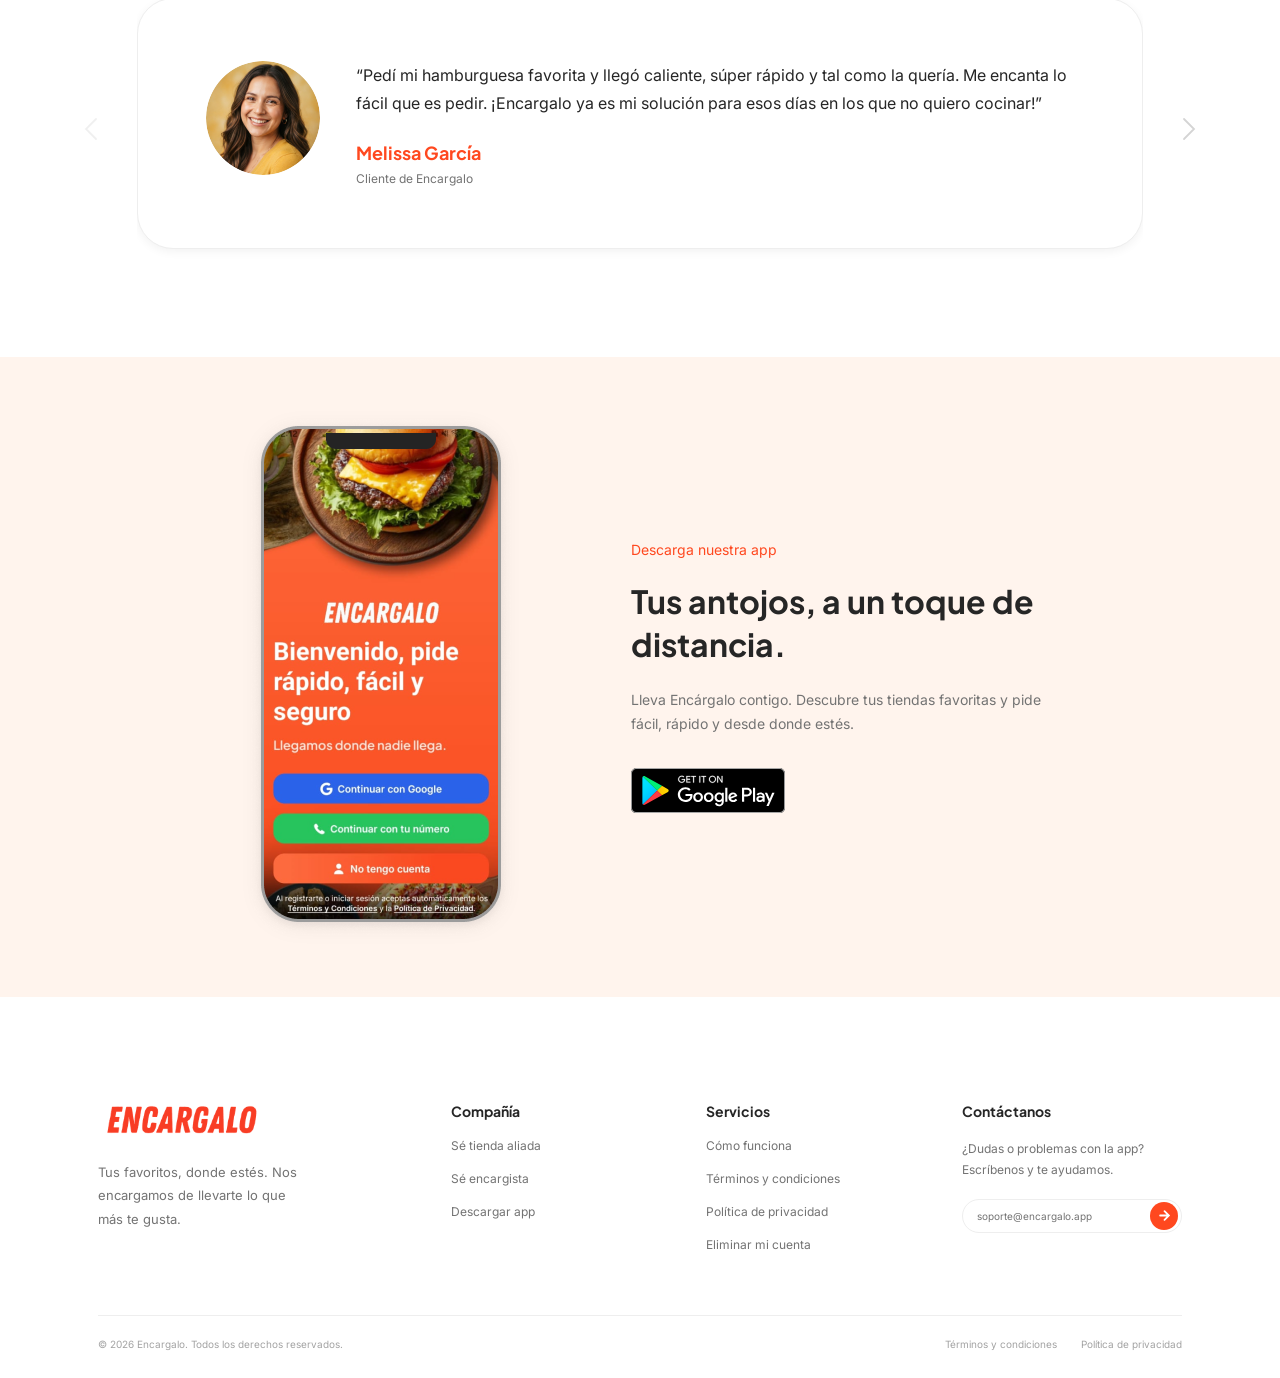
<file: tienda.html>
<!doctype html>
<html lang="es">
  <head>
    <meta charset="UTF-8" />
    <meta name="viewport" content="width=device-width, initial-scale=1.0" />
    <meta name="robots" content="noindex" />
    <title>Abrir en Play Store — Encárgalo</title>
    <link rel="icon" type="image/svg+xml" href="/assets/favicon.svg?v=2" />
    <link rel="preconnect" href="https://fonts.googleapis.com" />
    <link rel="preconnect" href="https://fonts.gstatic.com" crossorigin />
    <link href="https://fonts.googleapis.com/css2?family=Sora:wght@400;500;600;700;800&display=swap" rel="stylesheet" />
    <link rel="stylesheet" href="/style.css" />
    <style>
      .tienda {
        min-height: 100vh;
        display: flex;
        align-items: center;
        justify-content: center;
        padding: 24px;
        text-align: center;
        font-family: var(--font-base);
        color: var(--color-ink);
        background: var(--color-surface-alt);
      }
      .tienda__card {
        max-width: 420px;
        width: 100%;
        background: var(--color-surface);
        border-radius: var(--radius-lg);
        box-shadow: var(--shadow-md);
        padding: 40px 28px;
      }
      .tienda__logo { height: 40px; margin-bottom: 24px; }
      .tienda h1 { font-size: 22px; font-weight: 800; margin: 0 0 8px; }
      .tienda p { color: var(--color-ink-muted); margin: 0 0 24px; font-size: 15px; }
    </style>
  </head>
  <body>
    <main class="tienda">
      <div class="tienda__card">
        <img src="/assets/imagotipo.svg" alt="Encárgalo" class="tienda__logo" />
        <h1>Abre esta tienda en la app</h1>
        <p>Te llevamos a Google Play para que instales Encárgalo y continúes.</p>
        <a id="playLink" class="btn btn-primary btn-block" href="https://play.google.com/store/apps/details?id=com.encargalo.app">Abrir en Play Store</a>
      </div>
    </main>
    <script>
      (function () {
        var parts = location.pathname.split("/").filter(Boolean);
        var slug = parts.length === 1 ? parts[0] : "";
        if (!/^[a-z0-9-]+$/.test(slug)) {
          location.replace("/");
          return;
        }
        var url =
          "https://play.google.com/store/apps/details?id=com.encargalo.app&referrer=" +
          encodeURIComponent(slug);
        document.getElementById("playLink").href = url;
        location.replace(url);
      })();
    </script>
  </body>
</html>
</file>
<file: style.css>
/* ==========================================================================
   Encárgalo — Landing Page
   Implementación del diseño de Figma "Encargalo · Landing" (1440px).
   Las variables base y .btn* también las usa tienda.html.
   ========================================================================== */

:root {
  --color-primary: #f83d25;
  --color-primary-strong: #ff5a0a;
  --color-primary-soft: #ff7a3a;
  --color-primary-tint: #fdece6;
  --color-ink: #1a1a1a;
  --color-ink-muted: #5c5c61;
  --color-ink-soft: #98989e;
  --color-line: #e7e7ea;
  --color-surface: #ffffff;
  --color-surface-alt: #f4f4f5;

  --font-base: "Sora", -apple-system, BlinkMacSystemFont, "Segoe UI", Roboto, Helvetica, Arial, sans-serif;

  --radius-sm: 10px;
  --radius-md: 16px;
  --radius-lg: 24px;
  --radius-pill: 999px;

  --shadow-md: 0 20px 40px -16px rgba(17, 17, 17, 0.18);

  /* Tokens de la landing (Figma) */
  --lp-orange: #ff481f;
  --lp-ink: #262626;
  --lp-muted: #737373;
  --lp-soft: #a3a3a3;
  --lp-line: #eeeeee;
  --lp-tint: #fff4ed;
  --lp-tint-alt: #fff8f5;
  --lp-star: #d99000;
  --nav-h: 92px;
  --lp-font-body: "Inter", -apple-system, BlinkMacSystemFont, "Segoe UI", Roboto, Helvetica, Arial, sans-serif;
  --lp-font-head: "Plus Jakarta Sans", "Inter", -apple-system, BlinkMacSystemFont, "Segoe UI", sans-serif;
}

/* --------------------------------------------------------------------- */
/* Reset base                                                             */
/* --------------------------------------------------------------------- */

* {
  box-sizing: border-box;
}

html {
  scroll-behavior: smooth;
}

body {
  margin: 0;
  font-family: var(--font-base);
  color: var(--color-ink);
  background: var(--color-surface);
  line-height: 1.6;
  -webkit-font-smoothing: antialiased;
}

img {
  max-width: 100%;
  display: block;
}

a {
  color: inherit;
  text-decoration: none;
}

h1, h2, h3, h4, p, figure, blockquote {
  margin: 0;
}

button {
  font-family: inherit;
  cursor: pointer;
}

/* --------------------------------------------------------------------- */
/* Botones compartidos (tienda.html)                                      */
/* --------------------------------------------------------------------- */

.btn {
  display: inline-flex;
  align-items: center;
  justify-content: center;
  gap: 8px;
  padding: 15px 28px;
  border-radius: var(--radius-pill);
  font-weight: 700;
  font-size: 15px;
  border: 2px solid transparent;
  transition: transform 0.15s ease, box-shadow 0.15s ease;
  white-space: nowrap;
}

.btn:hover {
  transform: translateY(-2px);
}

.btn-primary {
  background: linear-gradient(135deg, var(--color-primary), var(--color-primary-soft));
  color: #fff;
  box-shadow: 0 10px 24px -8px rgba(248, 61, 37, 0.55);
}

.btn-block {
  width: 100%;
}

/* ==========================================================================
   Landing
   ========================================================================== */

.landing {
  font-family: var(--lp-font-body);
  color: var(--lp-ink);
  line-height: normal;
  overflow-x: hidden;
}

/* Que los anclas no queden tapados por la cabecera fija */
.landing section,
.landing footer {
  scroll-margin-top: var(--nav-h);
}

/* Botón pill naranja */
.pill-btn {
  display: inline-flex;
  align-items: center;
  justify-content: center;
  gap: 10px;
  height: 46px;
  padding: 0 24px;
  background: var(--lp-orange);
  border: 1px solid var(--lp-orange);
  border-radius: 100px;
  color: #fff;
  font-size: 14px;
  font-weight: 600;
  white-space: nowrap;
  transition: background 0.15s ease, transform 0.15s ease;
}

.pill-btn:hover {
  background: #e83a14;
  transform: translateY(-1px);
}

.eyebrow {
  font-size: 14px;
  font-weight: 500;
  color: var(--lp-orange);
}

.eyebrow--light {
  font-weight: 400;
}

/* --------------------------------------------------------------------- */
/* Inicio                                                                 */
/* --------------------------------------------------------------------- */

/* Cabecera fija: siempre visible; la sombra aparece al hacer scroll */
.topbar {
  position: sticky;
  top: 0;
  z-index: 50;
  background: #fff;
  box-shadow: 0 2px 14px rgba(56, 32, 20, 0);
  transition: box-shadow 0.3s ease;
}

.topbar.is-scrolled {
  box-shadow: 0 2px 14px rgba(56, 32, 20, 0.06);
}

.topbar__inner {
  max-width: 1440px;
  margin: 0 auto;
  padding: 0 clamp(20px, 7.64vw, 110px);
}

.inicio {
  min-height: 604px;
  padding: 0 clamp(20px, 7.64vw, 110px);
  max-width: 1440px;
  margin: 0 auto;
}

.nav {
  position: relative;
  display: flex;
  align-items: center;
  justify-content: space-between;
  height: var(--nav-h);
}

.nav__logo img {
  width: 180px;
  height: 40px;
  object-fit: cover;
}

.nav__links {
  display: flex;
  align-items: center;
  gap: 30px;
  font-size: 15px;
  color: var(--lp-muted);
}

.nav__links a {
  transition: color 0.15s ease;
}

.nav__links a:hover,
.nav__links a.is-active {
  color: var(--lp-orange);
}

.nav__links a.is-active {
  font-weight: 600;
}

.nav__descarga {
  display: none;
}

.nav__actions {
  display: flex;
  align-items: center;
  gap: 20px;
}

.nav__toggle {
  display: none;
  flex-direction: column;
  justify-content: center;
  gap: 5px;
  width: 44px;
  height: 44px;
  border: 1px solid var(--lp-line);
  border-radius: 12px;
  background: #fff;
}

.nav__toggle span {
  width: 18px;
  height: 2px;
  margin: 0 auto;
  background: var(--lp-ink);
  transition: transform 0.2s ease, opacity 0.2s ease;
}

.nav__toggle.is-active span:nth-child(1) {
  transform: translateY(7px) rotate(45deg);
}

.nav__toggle.is-active span:nth-child(2) {
  opacity: 0;
}

.nav__toggle.is-active span:nth-child(3) {
  transform: translateY(-7px) rotate(-45deg);
}

.presentacion {
  display: flex;
  align-items: center;
  gap: 30px;
  min-height: 560px;
}

.mensaje {
  display: flex;
  flex-direction: column;
  align-items: flex-start;
  gap: 24px;
  width: 410px;
  flex-shrink: 0;
}

.promesa {
  display: flex;
  align-items: center;
  gap: 12px;
  padding: 9px 16px;
  background: var(--lp-tint);
  border-radius: 100px;
  color: var(--lp-orange);
  font-size: 13px;
  white-space: nowrap;
}

.promesa span {
  font-size: 22px;
  line-height: 1;
}

.mensaje h1 {
  font-family: var(--lp-font-head);
  font-weight: 700;
  font-size: 56px;
  line-height: 1.23;
  color: var(--lp-ink);
}

.mensaje h1 span {
  display: block;
  white-space: nowrap;
}

.mensaje h1 .accent {
  color: var(--lp-orange);
}

.mensaje__texto {
  width: 380px;
  max-width: 100%;
  font-size: 16px;
  line-height: 1.65;
  color: var(--lp-muted);
}

/* Ilustración del hero */
.visual {
  flex: 1 0 0;
  min-width: 0;
  display: flex;
  justify-content: center;
}

.art {
  position: relative;
  flex-shrink: 0;
  width: 520px;
  height: 510px;
}

.art__fondo {
  position: absolute;
  left: 95px;
  top: 132px;
  width: 355px;
  height: 345px;
}

.art__cliente {
  position: absolute;
  left: 44px;
  top: 18px;
  width: 445px;
  height: 455px;
  object-fit: cover;
}

.card {
  position: absolute;
  background: #fff;
  box-shadow: 0 3px 10px rgba(0, 0, 0, 0.05);
}

.card--producto {
  left: 8px;
  top: 34px;
  width: 132px;
  height: 200px;
  padding: 14px;
  display: flex;
  flex-direction: column;
  align-items: center;
  gap: 8px;
  border-radius: 12px;
  box-shadow: 0 18px 32px rgba(56, 32, 20, 0.14);
}

.card__thumb {
  width: 65px;
  height: 61px;
  object-fit: contain;
}

.card__nombre {
  font-size: 11px;
  color: var(--lp-ink);
}

.card__stars {
  font-size: 10px;
  color: var(--lp-star);
}

.card__precio {
  font-size: 16px;
  font-weight: 700;
  color: #000;
}

.card__add {
  display: grid;
  place-items: center;
  width: 30px;
  height: 30px;
  border-radius: 7px;
  background: var(--lp-orange);
}

.card--delivery {
  left: 360px;
  top: 68px;
  display: flex;
  align-items: center;
  gap: 8px;
  padding: 12px;
  border-radius: 12px;
}

.card--delivery > img {
  width: 24px;
  height: 24px;
  object-fit: contain;
}

.card__tiempo {
  display: flex;
  flex-direction: column;
  gap: 3px;
  white-space: nowrap;
}

.card__tiempo strong {
  font-size: 12px;
  font-weight: 600;
  color: #000;
}

.card__tiempo span {
  font-size: 10px;
  color: var(--lp-muted);
}

.card--favorito {
  left: 255px;
  top: 403px;
  width: 260px;
  height: 99px;
  padding: 14px;
  display: flex;
  gap: 8px;
  border-radius: 14px;
}

.card__detalle {
  flex: 1 0 0;
  min-width: 0;
  display: flex;
  flex-direction: column;
  align-items: flex-start;
  gap: 5px;
  white-space: nowrap;
}

.card__detalle strong {
  font-family: var(--lp-font-head);
  font-size: 14px;
  font-weight: 700;
  color: #000;
}

.card__stars--sm {
  font-size: 12px;
}

.card__precio--sm {
  font-size: 14px;
  font-weight: 600;
}

.card__burger {
  width: 80px;
  height: 72px;
  object-fit: cover;
}

/* --------------------------------------------------------------------- */
/* Nuestros servicios                                                     */
/* --------------------------------------------------------------------- */

.servicios {
  background: var(--lp-tint-alt);
  padding: 84px clamp(20px, 11.46vw, 165px) 90px;
}

.section-head {
  display: flex;
  flex-direction: column;
  align-items: center;
  gap: 14px;
  margin-bottom: 62px;
  text-align: center;
}

.servicios h2,
.testimonios h2,
.invitacion h2 {
  font-family: var(--lp-font-head);
  font-weight: 700;
  font-size: 32px;
  line-height: 1.35;
  color: var(--lp-ink);
}

.beneficios {
  display: flex;
  gap: 50px;
  max-width: 1110px;
  margin: 0 auto;
}

.beneficio {
  flex: 1 0 0;
  min-width: 0;
  min-height: 255px;
  display: flex;
  flex-direction: column;
  align-items: center;
  gap: 18px;
  padding: 30px 22px;
  background: #fff;
  border-radius: 14px;
  text-align: center;
}

.beneficio--destacado {
  box-shadow: 0 18px 32px rgba(56, 32, 20, 0.14);
}

.beneficio__ilus {
  width: 62px;
  height: 62px;
}

.beneficio h3 {
  font-family: var(--lp-font-head);
  font-weight: 600;
  font-size: 19px;
  color: var(--lp-ink);
}

.beneficio p:last-child {
  font-size: 13px;
  line-height: 1.6;
  color: var(--lp-muted);
}

/* --------------------------------------------------------------------- */
/* Testimonios                                                            */
/* --------------------------------------------------------------------- */

.testimonios {
  display: flex;
  flex-direction: column;
  align-items: center;
  gap: 28px;
  padding: 78px clamp(20px, 5.56vw, 80px) 90px;
  text-align: center;
}

.acento {
  width: 40px;
  height: 5px;
  border-radius: 3px;
  background: var(--lp-orange);
}

.testimonios__intro {
  max-width: 580px;
  font-size: 16px;
  line-height: 1.6;
  color: var(--lp-muted);
}

.carrusel {
  display: flex;
  align-items: center;
  gap: 26px;
  width: 100%;
  max-width: 1280px;
  padding-top: 26px;
}

.carrusel__flecha {
  flex-shrink: 0;
  width: 40px;
  height: 40px;
  padding: 0;
  border: 0;
  background: none;
}

.carrusel__flecha:disabled {
  cursor: default;
  opacity: 0.35;
}

.carrusel__pista {
  flex: 1 0 0;
  min-width: 0;
  display: flex;
  gap: 24px;
  padding: 6px 0 18px;
  overflow-x: auto;
  scroll-snap-type: x mandatory;
  scrollbar-width: none;
}

.carrusel__pista::-webkit-scrollbar {
  display: none;
}

.opinion {
  flex: 0 0 100%;
  scroll-snap-align: start;
  display: flex;
  align-items: flex-start;
  gap: 36px;
  padding: 62px 68px;
  background: #fff;
  border: 1px solid var(--lp-line);
  border-radius: 36px;
  box-shadow: 0 3px 10px rgba(0, 0, 0, 0.05);
  text-align: left;
}

.opinion__foto {
  width: 114px;
  height: 114px;
  flex-shrink: 0;
  border-radius: 50%;
  object-fit: cover;
}

.opinion__contenido {
  flex: 1 0 0;
  min-width: 0;
  display: flex;
  flex-direction: column;
  gap: 24px;
}

.opinion blockquote {
  font-size: 16px;
  line-height: 1.75;
  color: var(--lp-ink);
}

.opinion figcaption {
  display: flex;
  flex-direction: column;
  gap: 7px;
}

.opinion figcaption strong {
  font-family: var(--lp-font-head);
  font-size: 18px;
  font-weight: 700;
  color: var(--lp-orange);
}

.opinion figcaption span {
  font-size: 12px;
  color: var(--lp-muted);
}

/* --------------------------------------------------------------------- */
/* Descarga la app                                                        */
/* --------------------------------------------------------------------- */

.descarga {
  display: flex;
  align-items: center;
  justify-content: center;
  gap: clamp(40px, 9.4vw, 135px);
  min-height: 620px;
  padding: 62px clamp(20px, 11.8vw, 170px) 62px clamp(20px, 13.5vw, 195px);
  background: var(--lp-tint);
}

.telefono {
  flex-shrink: 0;
  width: 260px;
  height: auto;
  filter: drop-shadow(0 3px 10px rgba(0, 0, 0, 0.08));
}

.invitacion {
  display: flex;
  flex-direction: column;
  align-items: flex-start;
  gap: 22px;
  width: 420px;
  max-width: 100%;
}

.invitacion__texto {
  font-size: 14px;
  line-height: 1.7;
  color: var(--lp-muted);
}

.tiendas {
  padding-top: 10px;
}

.tiendas__play img {
  width: 154px;
  height: 45px;
  transform: scaleY(-1); /* el SVG exportado de Figma viene invertido en vertical */
}

/* --------------------------------------------------------------------- */
/* Pie de página                                                          */
/* --------------------------------------------------------------------- */

.pie {
  max-width: 1440px;
  margin: 0 auto;
  padding: 105px clamp(20px, 7.64vw, 110px) 28px;
}

.pie__info {
  display: flex;
  align-items: flex-start;
  justify-content: space-between;
  gap: 40px;
  margin-bottom: 63px;
}

.pie__marca {
  display: flex;
  flex-direction: column;
  gap: 22px;
  width: 247px;
}

.pie__marca img {
  width: 166px;
  height: 37px;
  object-fit: cover;
}

.pie__marca p {
  width: 215px;
  font-size: 13px;
  line-height: 1.8;
  color: var(--lp-muted);
}

.pie__col {
  display: flex;
  flex-direction: column;
  align-items: flex-start;
  gap: 18px;
  width: 150px;
}

.pie__col h4 {
  font-family: var(--lp-font-head);
  font-size: 14px;
  font-weight: 700;
  color: var(--lp-ink);
}

.pie__col a {
  font-size: 12px;
  color: var(--lp-muted);
  transition: color 0.15s ease;
}

.pie__col a:hover {
  color: var(--lp-orange);
}

.pie__col--contacto {
  width: 220px;
}

.pie__col--contacto p {
  font-size: 12px;
  line-height: 1.8;
  color: var(--lp-muted);
}

.pie__col .suscripcion {
  display: flex;
  align-items: center;
  justify-content: space-between;
  width: 100%;
  height: 34px;
  padding: 0 3px 0 14px;
  border: 1px solid var(--lp-line);
  border-radius: 50px;
  font-size: 10px;
  color: var(--lp-muted);
}

.suscripcion__enviar {
  display: grid;
  place-items: center;
  width: 28px;
  height: 28px;
  border-radius: 50px;
  background: var(--lp-orange);
}

.pie__legal {
  display: flex;
  flex-direction: column;
  gap: 22px;
}

.pie__legal hr {
  width: 100%;
  height: 1px;
  margin: 0;
  border: 0;
  background: var(--lp-line);
}

.pie__legal-fila {
  display: flex;
  align-items: flex-start;
  justify-content: space-between;
  gap: 16px;
  flex-wrap: wrap;
  font-size: 10px;
  color: var(--lp-soft);
}

.pie__politicas {
  display: flex;
  gap: 24px;
}

.pie__politicas a:hover {
  color: var(--lp-orange);
}

/* --------------------------------------------------------------------- */
/* Responsive                                                             */
/* --------------------------------------------------------------------- */

@media (max-width: 1100px) {
  .presentacion {
    flex-direction: column;
    padding-bottom: 56px;
  }

  .mensaje {
    width: 100%;
    align-items: center;
    text-align: center;
  }

  .visual {
    width: 100%;
  }

  .beneficios {
    gap: 24px;
  }

  .pie__info {
    flex-wrap: wrap;
  }
}

@media (max-width: 860px) {
  .nav__links {
    position: absolute;
    top: 100%;
    left: 0;
    right: 0;
    z-index: 20;
    display: none;
    flex-direction: column;
    align-items: flex-start;
    gap: 0;
    padding: 8px 20px 16px;
    background: #fff;
    border: 1px solid var(--lp-line);
    border-radius: 16px;
    box-shadow: 0 18px 32px rgba(56, 32, 20, 0.14);
    font-size: 17px;
  }

  .nav__links.is-open {
    display: flex;
  }

  .nav__links a.nav__descarga {
    display: inline-flex;
    width: auto;
    height: 38px;
    padding: 0 16px;
    margin-top: 8px;
    color: #fff;
    font-size: 14px;
  }

  .nav__links a.nav__descarga:hover {
    color: #fff;
  }

  .nav__actions-descarga {
    display: none;
  }

  .presentacion {
    padding-top: 20px;
  }

  .nav__links a {
    width: 100%;
    padding: 12px 0;
  }

  .nav__toggle {
    display: flex;
  }

  .beneficios {
    flex-direction: column;
  }

  .carrusel__flecha {
    display: none;
  }

  .opinion {
    padding: 36px 28px;
    flex-direction: column;
    align-items: center;
    text-align: center;
  }

  .opinion figcaption {
    align-items: center;
  }

  .descarga {
    flex-direction: column;
    text-align: left;
  }

  .pie__marca,
  .pie__col,
  .pie__col--contacto {
    width: calc(50% - 20px);
  }

  .pie__marca {
    width: 100%;
  }
}

@media (max-width: 560px) {
  :root {
    --nav-h: 64px;
  }

  .nav__actions .pill-btn {
    padding: 0 16px;
  }

  .mensaje h1 {
    font-size: 40px;
  }

  .art {
    transform: scale(0.64);
    transform-origin: top center;
    margin-bottom: -184px;
  }

  .servicios,
  .testimonios {
    padding-top: 56px;
    padding-bottom: 56px;
  }

  .servicios h2,
  .testimonios h2,
  .invitacion h2 {
    font-size: 26px;
  }

  .pie {
    padding-top: 64px;
  }

  .pie__marca,
  .pie__col,
  .pie__col--contacto {
    width: 100%;
  }

  .pie__legal-fila {
    flex-direction: column;
  }
}
</file>
